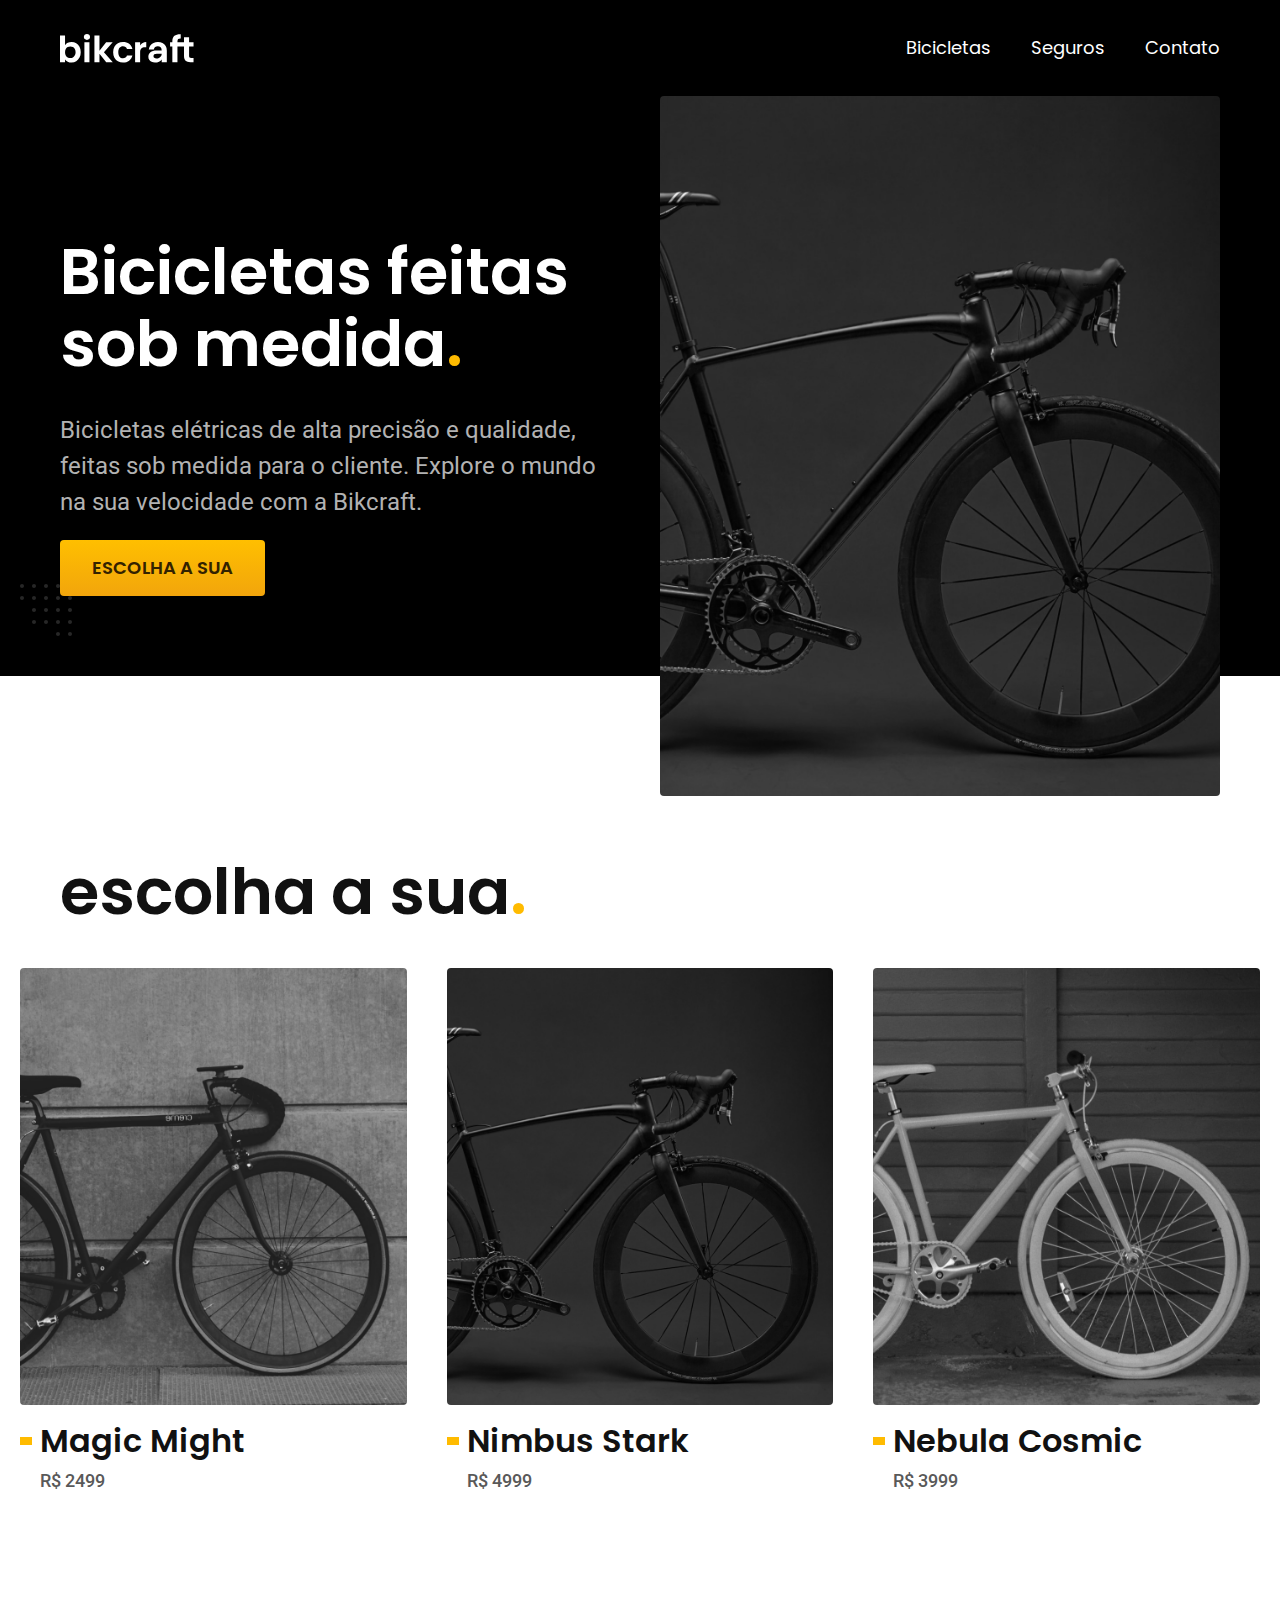
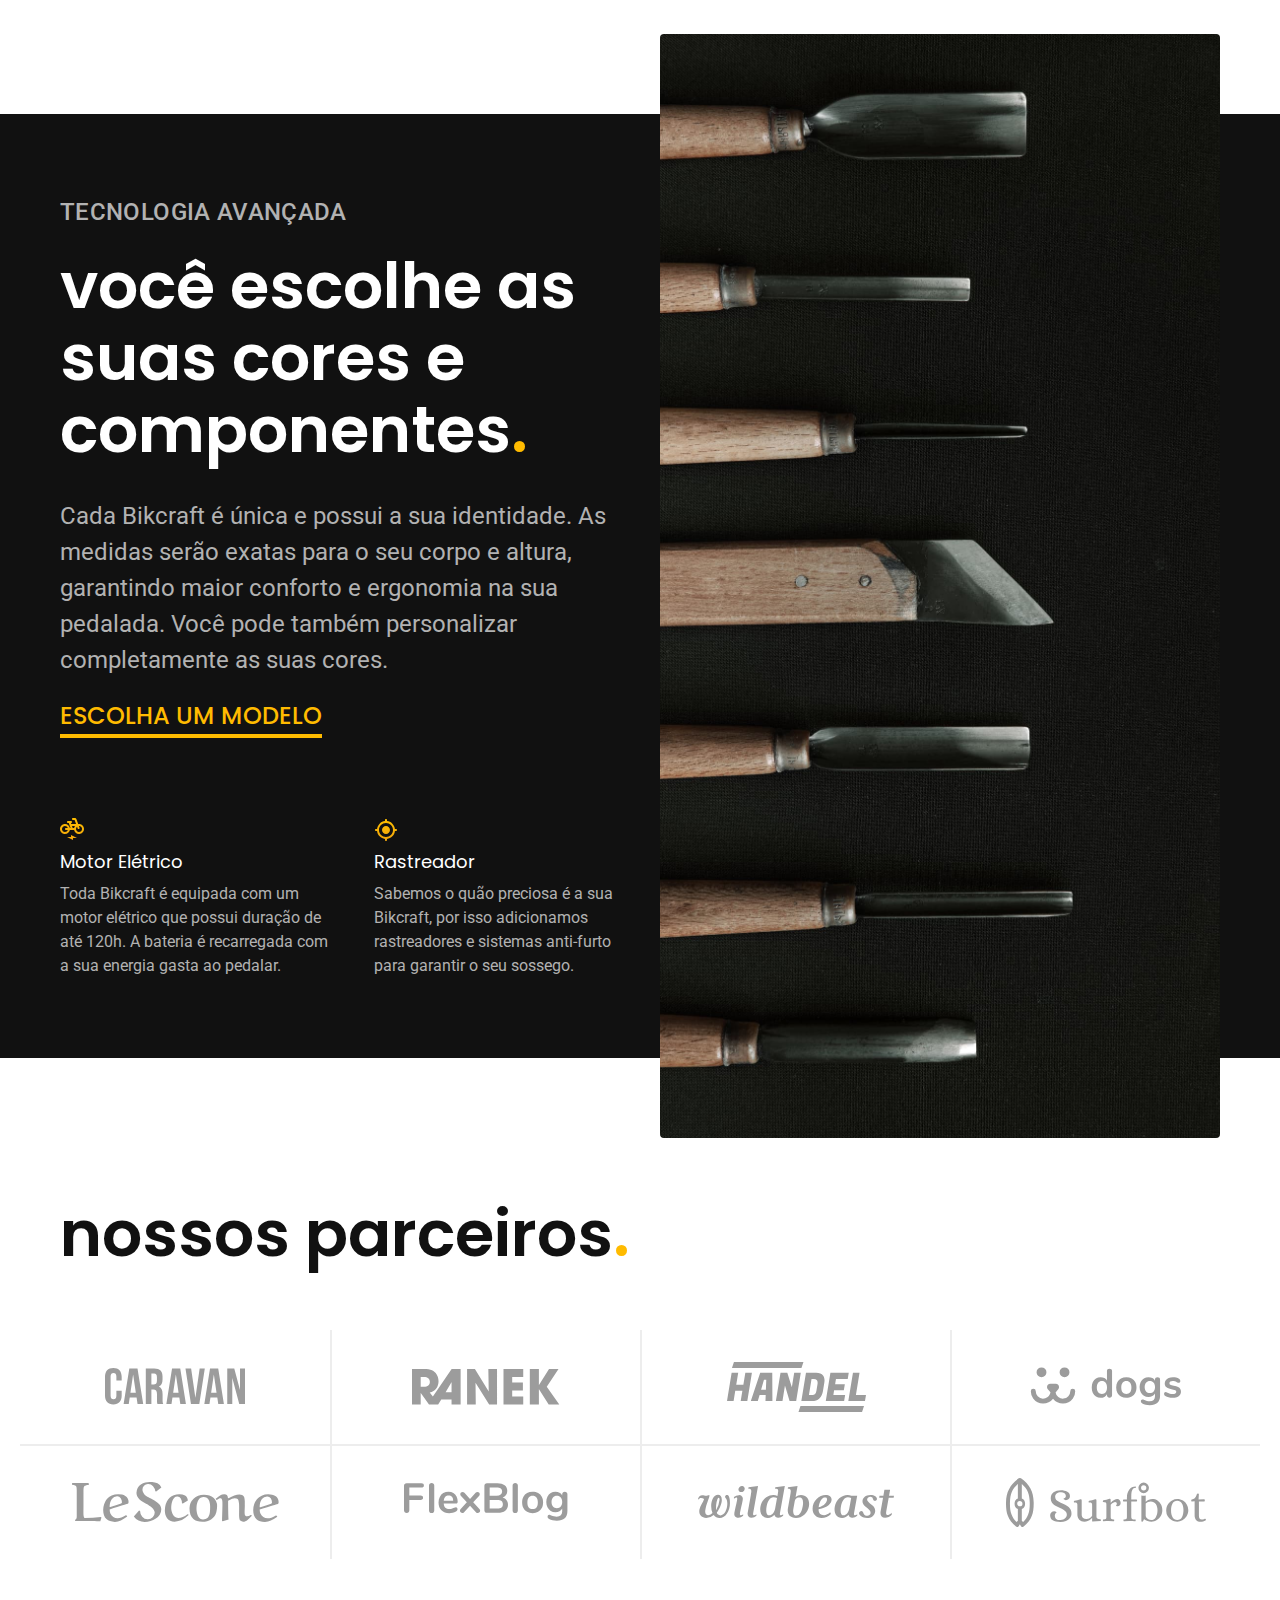
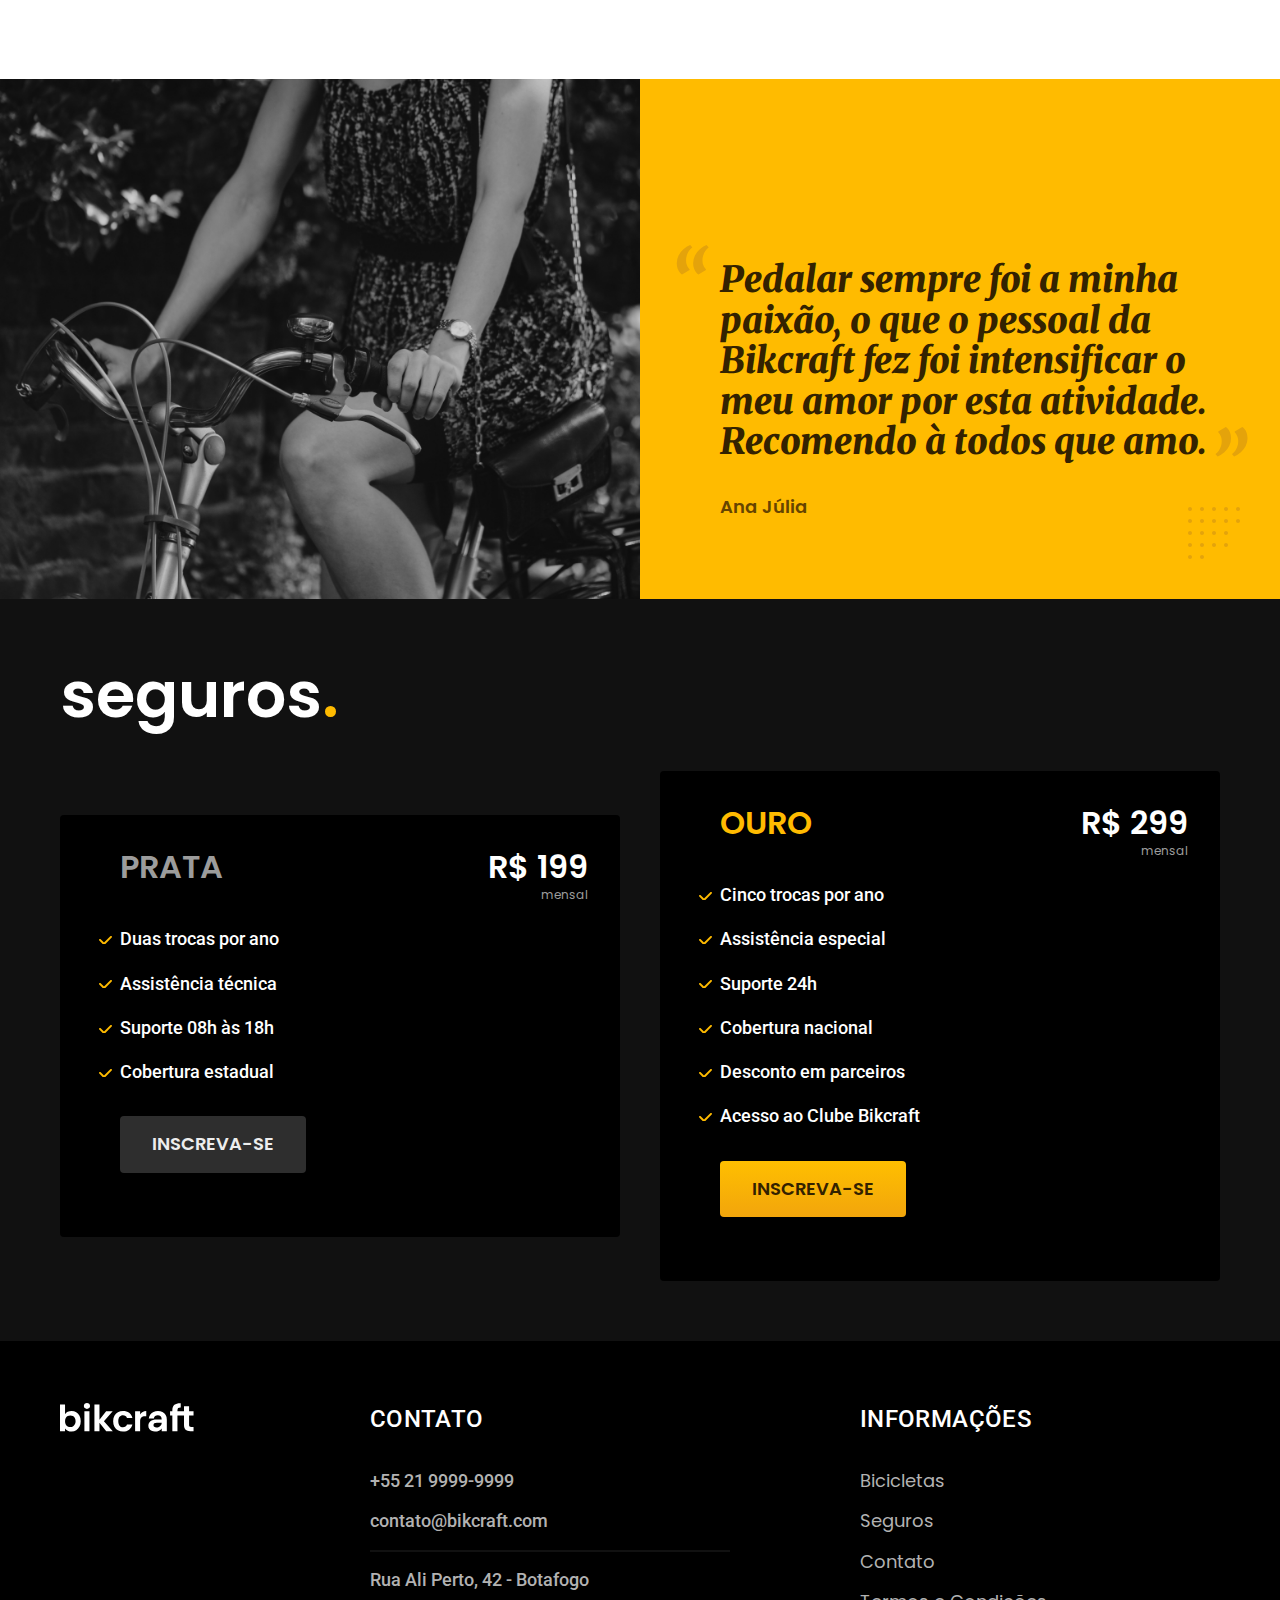
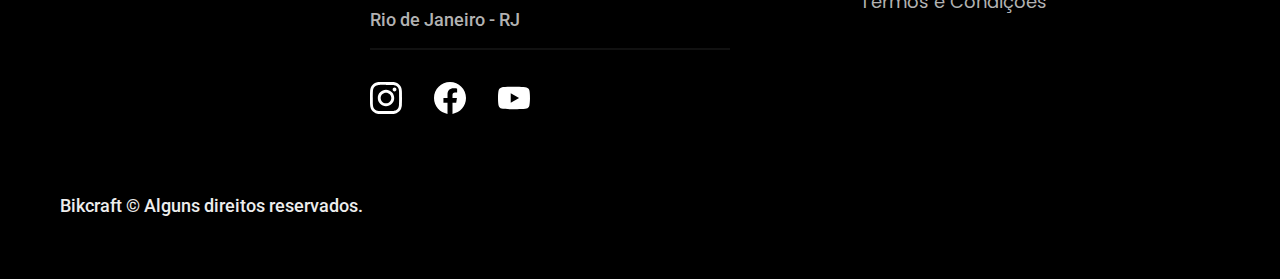
<file: index.html>
<!DOCTYPE html>
<html lang="pt-br">

<head>
  <meta charset="UTF-8">
  <meta name="viewport" content="width=device-width, initial-scale=1.0">
  <title>Bikcraft - Bicicletas Elétricas</title>

  <meta name="description" content="Bicicletas elétricas de alta precisão e qualidade, feitas sob medida para o cliente. Explore o mundo na sua velocidade com a Bikcraft.">

  <link rel="icon" href="./favicon.svg" type="image/svg+xml">
  <link rel="preload" href="./css/style.min.css" as="style">
  <link rel="stylesheet" href="./css/style.min.css">

  <link rel="preconnect" href="https://fonts.googleapis.com">
  <link rel="preconnect" href="https://fonts.gstatic.com" crossorigin>
  <link
    href="https://fonts.googleapis.com/css2?family=Merriweather:ital,wght@1,900&family=Poppins:wght@400;600&family=Roboto:wght@400;500&display=swap"
    rel="stylesheet">

    <script>
      document.documentElement.classList.add('js');
    </script>
    <script>
      document.documentElement.classList.add('js');
    </script>
</head>

<body>
  <header class="header-bg">
    <div class="header container">
      <a href="./">
        <img src="./img/bikcraft.svg" width="136" height="32" alt="Bikcraft">
      </a>

      <nav aria-label="primaria">
        <ul class="header-menu font-1-m c-0">
          <li><a href="./bicicletas.html">Bicicletas</a></li>
          <li><a href="./seguros.html">Seguros</a></li>
          <li><a href="./contato.html">Contato</a></li>
        </ul>
      </nav>
    </div>
  </header>

  <main class="introducao-bg">
    <div class="introducao container">
      <div class="introducao-conteudo">
        <h1 class="font-1-xxl c-0 fadeInDown" data-anime="200">Bicicletas feitas sob medida<span>.</span></h1>
        <p class="font-2-l c-5 fadeInDown" data-anime="400">Bicicletas elétricas de alta precisão e qualidade, feitas sob medida para o cliente. Explore o mundo na sua velocidade com a Bikcraft.</p>
        <a class="botao fadeInDown" data-anime="600" href="./bicicletas.html">Escolha a sua</a>
      </div>
      <picture class="fadeInDown" data-anime="800">
        <source media="(max-width: 800px)" srcset="./img/fotos/bicicletas/nimbus.jpg">
        <img src="./img/fotos/introducao.jpg" width="1280" height="1600" alt="Bicicleta elétrica preta.">
      </picture>
    </div>
  </main>

  <article class="bicicletas-lista">
    <h2 class="container font-1-xxl">escolha a sua<span class="p-1">.</span></h2>
    <ul>
      <li>
        <a href="./bicicletas/magic.html">
          <img src="./img/fotos/bicicletas/magic-home.jpg" width="920" height="1040" alt="Bicicleta preta no modelo Magic Might">
          <h3 class="font-1-xl">Magic Might</h3>
          <span class="font-2-m c-8">R$ 2499</span>
        </a>
      </li>
      <li>
        <a href="./bicicletas/nimbus.html"><img src="./img/fotos/bicicletas/nimbus-home.jpg" width="920" height="1040"
            alt="Bicicleta preta no modelo Nimbus Stark">
          <h3 class="font-1-xl">Nimbus Stark</h3>
          <span class="font-2-m c-8">R$ 4999</span>
        </a>
      </li>
      <li>
        <a href="./bicicletas/nebula.html"><img src="./img/fotos/bicicletas/nebula-home.jpg" width="920" height="1040"
            alt="Bicicleta branca no modelo Nebula Cosmic">
          <h3 class="font-1-xl">Nebula Cosmic</h3>
          <span class="font-2-m c-8">R$ 3999</span>
        </a>
      </li>
    </ul>
  </article>

  <article class="tecnologia-bg">
    <div class="tecnologia container">
      <div class="tecnologia-conteudo">
        <span class="font-2-l-b c-5">Tecnologia Avançada</span>
        <h2 class="font-1-xxl c-0">você escolhe as suas cores e componentes<span class="p-1">.</span></h2>
        <p class="font-2-l c-5">Cada Bikcraft é única e possui a sua identidade. As medidas serão exatas para o seu
          corpo e altura, garantindo maior conforto e ergonomia na sua pedalada. Você pode também personalizar
          completamente as suas cores.</p>
        <a class="link" class="" href="./bicicletas.html">Escolha um modelo</a>
        <div class="tecnologia-vantagens">
          <div>
            <img src="./img/icones/eletrico.svg" width="24" height="24" alt="">
            <h3 class="font-1-m c-0">Motor Elétrico</h3>
            <p class="font-2-s c-5">Toda Bikcraft é equipada com um motor elétrico que possui duração de até 120h. A
              bateria é recarregada com a sua energia gasta ao pedalar.</p>
          </div>
          <div>
            <img src="./img/icones/rastreador.svg" width="24" height="24" alt="">
            <h3 class="font-1-m c-0">Rastreador</h3>
            <p class="font-2-s c-5">Sabemos o quão preciosa é a sua Bikcraft, por isso adicionamos rastreadores e
              sistemas anti-furto para garantir o seu sossego.</p>
          </div>
        </div>
      </div>
      <div class="tecnologia-imagem">
        <img src="./img/fotos/tecnologia.jpg" width="1200" height="1920"
          alt="Imagem decorativa, demonstrando as tecnologias utilizadas pela Bikcraft">
      </div>
    </div>
  </article>


  <section class="parceiros" aria-label="Nossos Parceiros">
    <h2 class="container font-1-xxl">nossos parceiros<span class="p-1">.</span></h2>

    <ul>
      <li><img src="./img/icones/parceiros/caravan.svg" width="140" height="38" alt="Logo caravan"></li>
      <li><img src="./img/icones/parceiros/ranek.svg" width="148" height="36" alt="Logo ranek"></li>
      <li><img src="./img/icones/parceiros/handel.svg" width="139" height="50" alt="Logo handel"></li>
      <li><img src="./img/icones/parceiros/dogs.svg" width="152" height="39" alt="Logo dogs"></li>
      <li><img src="./img/icones/parceiros/lescone.svg" width="208" height="41" alt="Logo lescone"></li>
      <li><img src="./img/icones/parceiros/flexblog.svg" width="164" height="38" alt="Logo flexblog"></li>
      <li><img src="./img/icones/parceiros/wildbeast.svg" width="196" height="34" alt="Logo wildbeast"></li>
      <li><img src="./img/icones/parceiros/surfbot.svg" width="200" height="49" alt="Logo surfbot"></li>
    </ul>
  </section>

  <section class="depoimento" aria-label="Depoimento">
    <div>
      <img src="./img/fotos/depoimento.jpg" width="1560" height="1360" alt="Pessoa pedalando uma bicicleta Bikcraft">
    </div>
    <div class="depoimento-conteudo">
      <blockquote class="font-blockquote p-5">
        <p>Pedalar sempre foi a minha paixão, o que o pessoal da Bikcraft fez foi intensificar o meu amor por esta
          atividade. Recomendo à todos que amo.</p>
      </blockquote>
      <span class="font-1-m-b p-4">Ana Júlia</span>
    </div>
  </section>

  <article class="seguros-bg">
    <div class="seguros container">
      <h2 class="font-1-xxl c-0">seguros<span class="p-1">.</span></h2>
      <div class="seguros-item">
        <h3 class="font-1-xl c-6">PRATA</h3>
        <span class="font-1-xl c-0">R$ 199 <span class="font-1-xs c-6">mensal</span></span>
        <ul class="font-2-m c-0">
          <li>Duas trocas por ano</li>
          <li>Assistência técnica</li>
          <li>Suporte 08h às 18h</li>
          <li>Cobertura estadual</li>
        </ul>
        <a class="botao secundario" href="./orcamento.html">Inscreva-se</a>
      </div>
      <div class="seguros-item">
        <h3 class="font-1-xl p-1">OURO</h3>
        <span class="font-1-xl c-0">R$ 299 <span class="font-1-xs c-6">mensal</span></span>
        <ul class="font-2-m c-0">
          <li>Cinco trocas por ano</li>
          <li>Assistência especial</li>
          <li>Suporte 24h</li>
          <li>Cobertura nacional</li>
          <li>Desconto em parceiros</li>
          <li>Acesso ao Clube Bikcraft</li>
        </ul>
        <a class="botao" href="./orcamento.html">Inscreva-se</a>
      </div>

    </div>
  </article>


  <footer class="footer-bg">
    <div class="footer container">
      <img src="./img/bikcraft.svg" width="136" height="32" alt="Bikcraft logo">
      <div class="footer-contato">
        <h3 class="font-2-l-b c-0">Contato</h3>
        <ul class="font-2-m c-5">
          <li><a href="tel:+552199999999">+55 21 9999-9999</a></li>
          <li><a href="mailto:contato@bikcraft.com">contato@bikcraft.com</a></li>
          <li>Rua Ali Perto, 42 - Botafogo</li>
          <li>Rio de Janeiro - RJ</li>
        </ul>
        <div class="footer-redes">
          <a href="./">
            <img src="./img/icones/redes-sociais/instagram.svg" width="32" height="32" alt="Instragram logo">
          </a>
          <a href="./">
            <img src="./img/icones/redes-sociais/facebook.svg" width="32" height="32" alt="Facebook logo">
          </a>
          <a href="./">
            <img src="./img/icones/redes-sociais/youtube.svg"  width="32" height="32" alt="Youtube logo">
          </a>
        </div>
      </div>
      <div class="footer-informacoes">
        <h3 class="font-2-l-b c-0">Informações</h3>
        <nav>
          <ul class="font-1-m c-5">
            <li><a href="./bicicletas.html">Bicicletas</a></li>
            <li><a href="./seguros.html">Seguros</a></li>
            <li><a href="./contato.html">Contato</a></li>
            <li><a href="./termos.html">Termos e Condições</a></li>
          </ul>
        </nav>
      </div>
      <p class="footer-copy font-2-m c-2">Bikcraft © Alguns direitos reservados.</p>
    </div>
  </footer>
  <script src="./js/plugins/simple-anime.js"></script>
  <script src="./js/script.js"></script>
</body>

</html>
</file>
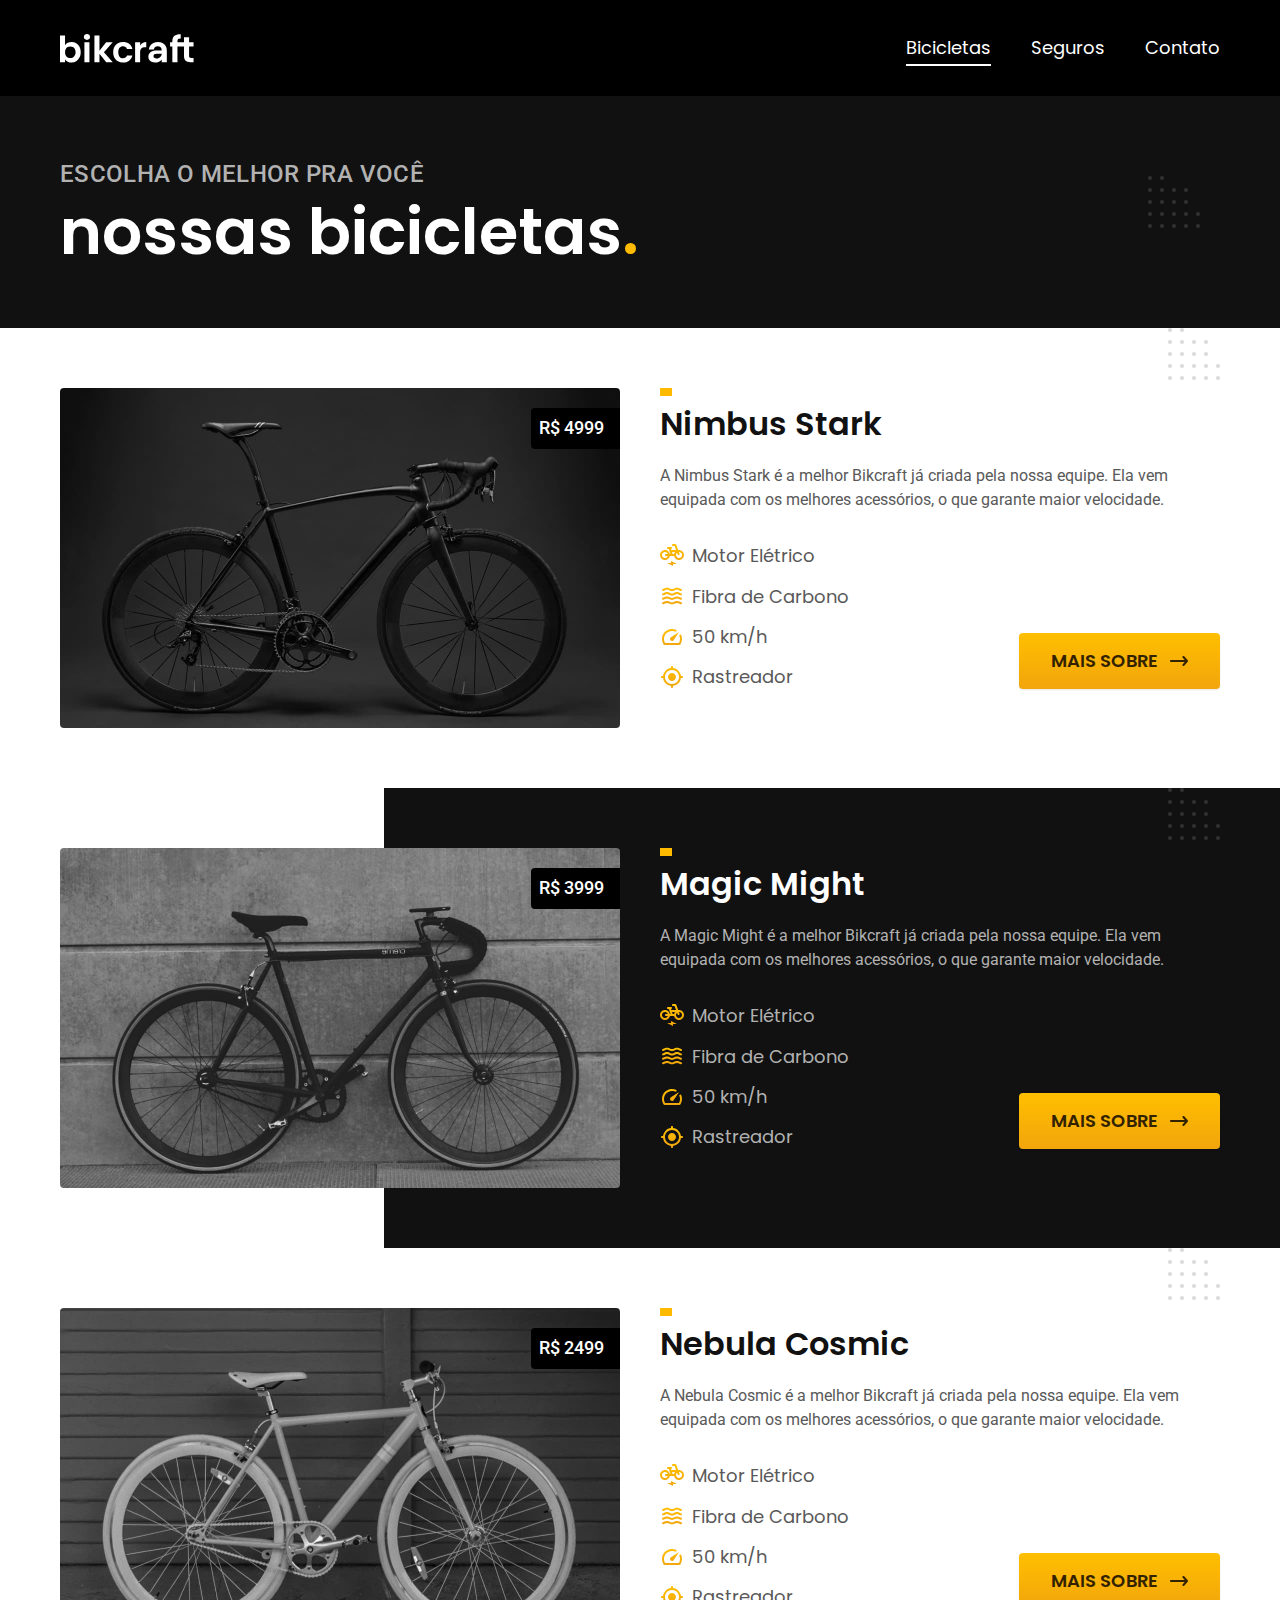
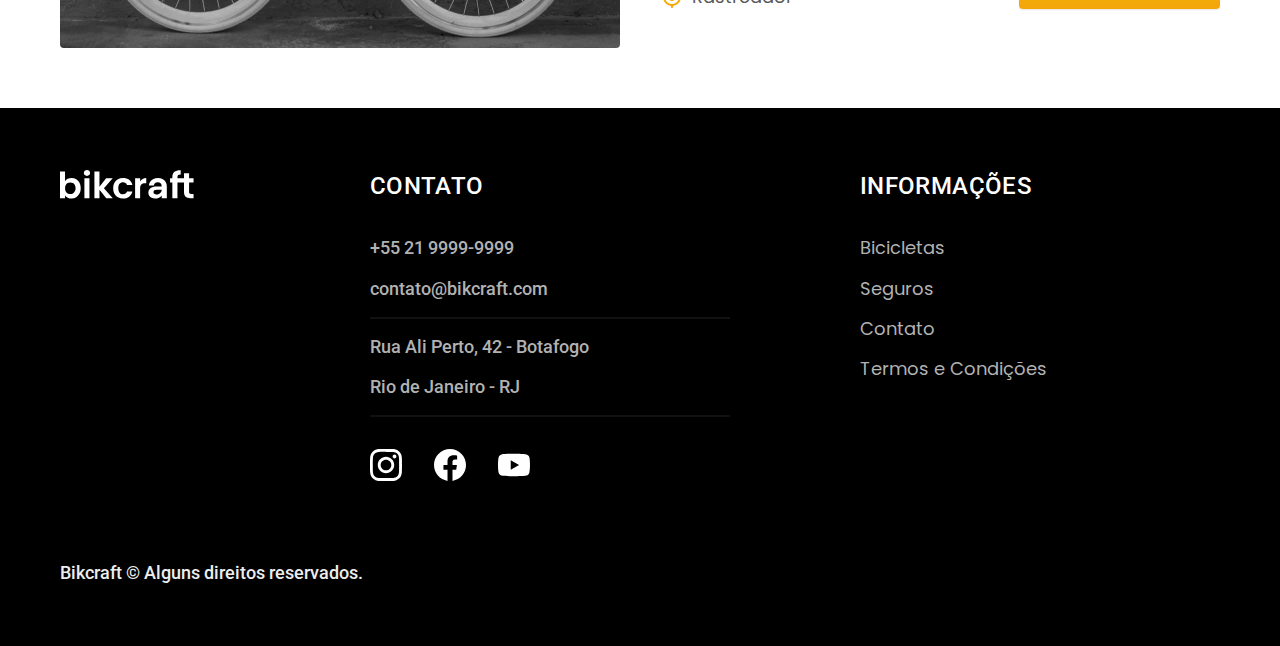
<file: bicicletas.html>
<!DOCTYPE html>
<html lang="pt-br">

<head>
  <meta charset="UTF-8">
  <meta name="viewport" content="width=device-width, initial-scale=1.0">
  <title>Bicicletas | Bikcraft</title>
  <meta name="description" content="Bicicletas Bikcraft">
      <link rel="icon" href="./favicon.svg" type="image/svg+xml">
  <link rel="preload" href="./css/style.min.css" as="style">
  <link rel="stylesheet" href="./css/style.min.css">
  <link rel="preconnect" href="https://fonts.googleapis.com">
  <link rel="preconnect" href="https://fonts.gstatic.com" crossorigin>
  <link
    href="https://fonts.googleapis.com/css2?family=Merriweather:ital,wght@1,900&family=Poppins:wght@400;600&family=Roboto:wght@400;500&display=swap"
    rel="stylesheet">
    <script>
      document.documentElement.classList.add('js');
    </script>
</head>


<body id="bicicletas">
  <header class="header-bg">
    <div class="header container">
      <a href="./">
        <img src="./img/bikcraft.svg" width="136" height="32" alt="Bikcraft">
      </a>

      <nav aria-label="primaria">
        <ul class="header-menu font-1-m c-0">
          <li><a href="./bicicletas.html">Bicicletas</a></li>
          <li><a href="./seguros.html">Seguros</a></li>
          <li><a href="./contato.html">Contato</a></li>
        </ul>
      </nav>
    </div>
  </header>

  <main>
    <div class="titulo-bg">
      <div class="titulo container">
        <p class="font-2-l-b c-5">Escolha o melhor pra você</p>
        <h1 class="font-1-xxl c-0">nossas bicicletas<span class="p-1">.</span></h1>
      </div>
    </div>

    <div class="bicicletas container">
      <div class="bicicletas-imagem">
        <img src="./img/fotos/bicicletas/nimbus.jpg" width="1120" height="680" alt="">
        <span class="font-2-m c-0">R$ 4999</span>
      </div>
      <div class="bicicletas-conteudo">
        <h2 class="font-1-xl">Nimbus Stark</h2>
        <p class="font-2-s c-8">A Nimbus Stark é a melhor Bikcraft já criada pela nossa equipe. Ela vem equipada com
          os melhores acessórios, o que garante maior velocidade.</p>
        <ul class="font-1-m c-8">
          <li><img src="./img/icones/eletrico.svg" width="32" height="32" alt="">
            Motor Elétrico
          </li>
          <li><img src="./img/icones/carbono.svg" width="32" height="32" alt="">
            Fibra de Carbono
          </li>
          <li><img src="./img/icones/velocidade.svg" width="32" height="32" alt="">
            50 km/h
          </li>
          <li><img src="./img/icones/rastreador.svg" width="32" height="32" alt="">
            Rastreador
          </li>
        </ul>
        <a class="botao seta" href="./bicicletas/nimbus.html">Mais Sobre</a>
      </div>
    </div>
    <div class="bicicletas-bg">
      <div class="bicicletas container">
        <div class="bicicletas-imagem">
          <img src="./img/fotos/bicicletas/magic.jpg" width="1120" height="680" alt="">
          <span class="font-2-m c-0">R$ 3999</span>
        </div>
        <div class="bicicletas-conteudo">
          <h2 class="font-1-xl c-0">Magic Might</h2>
          <p class="font-2-s c-5">A Magic Might é a melhor Bikcraft já criada pela nossa equipe. Ela vem equipada com os
            melhores acessórios, o que garante maior velocidade.</p>
          <ul class="font-1-m c-5">
            <li><img src="./img/icones/eletrico.svg" width="32" height="32" alt="">
              Motor Elétrico
            </li>
            <li><img src="./img/icones/carbono.svg" width="32" height="32" alt="">
              Fibra de Carbono
            </li>
            <li><img src="./img/icones/velocidade.svg" width="32" height="32" alt="">
              50 km/h
            </li>
            <li><img src="./img/icones/rastreador.svg" width="32" height="32" alt="">
              Rastreador
            </li>
          </ul>
          <a class="botao seta" href="./bicicletas/magic.html">Mais Sobre</a>
        </div>
      </div>
    </div>
    <div class="bicicletas container">
      <div class="bicicletas-imagem">
        <img src="./img/fotos/bicicletas/nebula.jpg" width="1120" height="680" alt="">
        <span class="font-2-m c-0">R$ 2499</span>
      </div>
      <div class="bicicletas-conteudo">
        <h2 class="font-1-xl">Nebula Cosmic</h2>
        <p class="font-2-s c-8">A Nebula Cosmic é a melhor Bikcraft já criada pela nossa equipe. Ela vem equipada com os
          melhores acessórios, o que garante maior velocidade.</p>
        <ul class="font-1-m c-8">
          <li><img src="./img/icones/eletrico.svg" width="32" height="32" alt="">
            Motor Elétrico
          </li>
          <li><img src="./img/icones/carbono.svg" width="32" height="32" alt="">
            Fibra de Carbono
          </li>
          <li><img src="./img/icones/velocidade.svg" width="32" height="32" alt="">
            50 km/h
          </li>
          <li><img src="./img/icones/rastreador.svg" width="32" height="32" alt="">
            Rastreador
          </li>
        </ul>
        <a class="botao seta" href="./bicicletas/nebula.html">Mais Sobre</a>
      </div>
    </div>

  </main>

  <footer class="footer-bg">
    <div class="footer container">
      <img src="./img/bikcraft.svg" width="136" height="32" alt="Bikcraft logo">
      <div class="footer-contato">
        <h3 class="font-2-l-b c-0">Contato</h3>
        <ul class="font-2-m c-5">
          <li><a href="tel:+552199999999">+55 21 9999-9999</a></li>
          <li><a href="mailto:contato@bikcraft.com">contato@bikcraft.com</a></li>
          <li>Rua Ali Perto, 42 - Botafogo</li>
          <li>Rio de Janeiro - RJ</li>
        </ul>
        <div class="footer-redes">
          <a href="./">
            <img src="./img/icones/redes-sociais/instagram.svg" width="32" height="32" alt="Instragram logo">
          </a>
          <a href="./">
            <img src="./img/icones/redes-sociais/facebook.svg" width="32" height="32" alt="Facebook logo">
          </a>
          <a href="./">
            <img src="./img/icones/redes-sociais/youtube.svg" width="32" height="32" alt="Youtube logo">
          </a>
        </div>
      </div>
      <div class="footer-informacoes">
        <h3 class="font-2-l-b c-0">Informações</h3>
        <nav>
          <ul class="font-1-m c-5">
            <li><a href="./bicicletas.html">Bicicletas</a></li>
            <li><a href="./seguros.html">Seguros</a></li>
            <li><a href="./contato.html">Contato</a></li>
            <li><a href="./termos.html">Termos e Condições</a></li>
          </ul>
        </nav>
      </div>
      <p class="footer-copy font-2-m c-2">Bikcraft © Alguns direitos reservados.</p>
    </div>
  </footer>
  <script src="./js/script.js"></script>
</body>

</html>
</file>
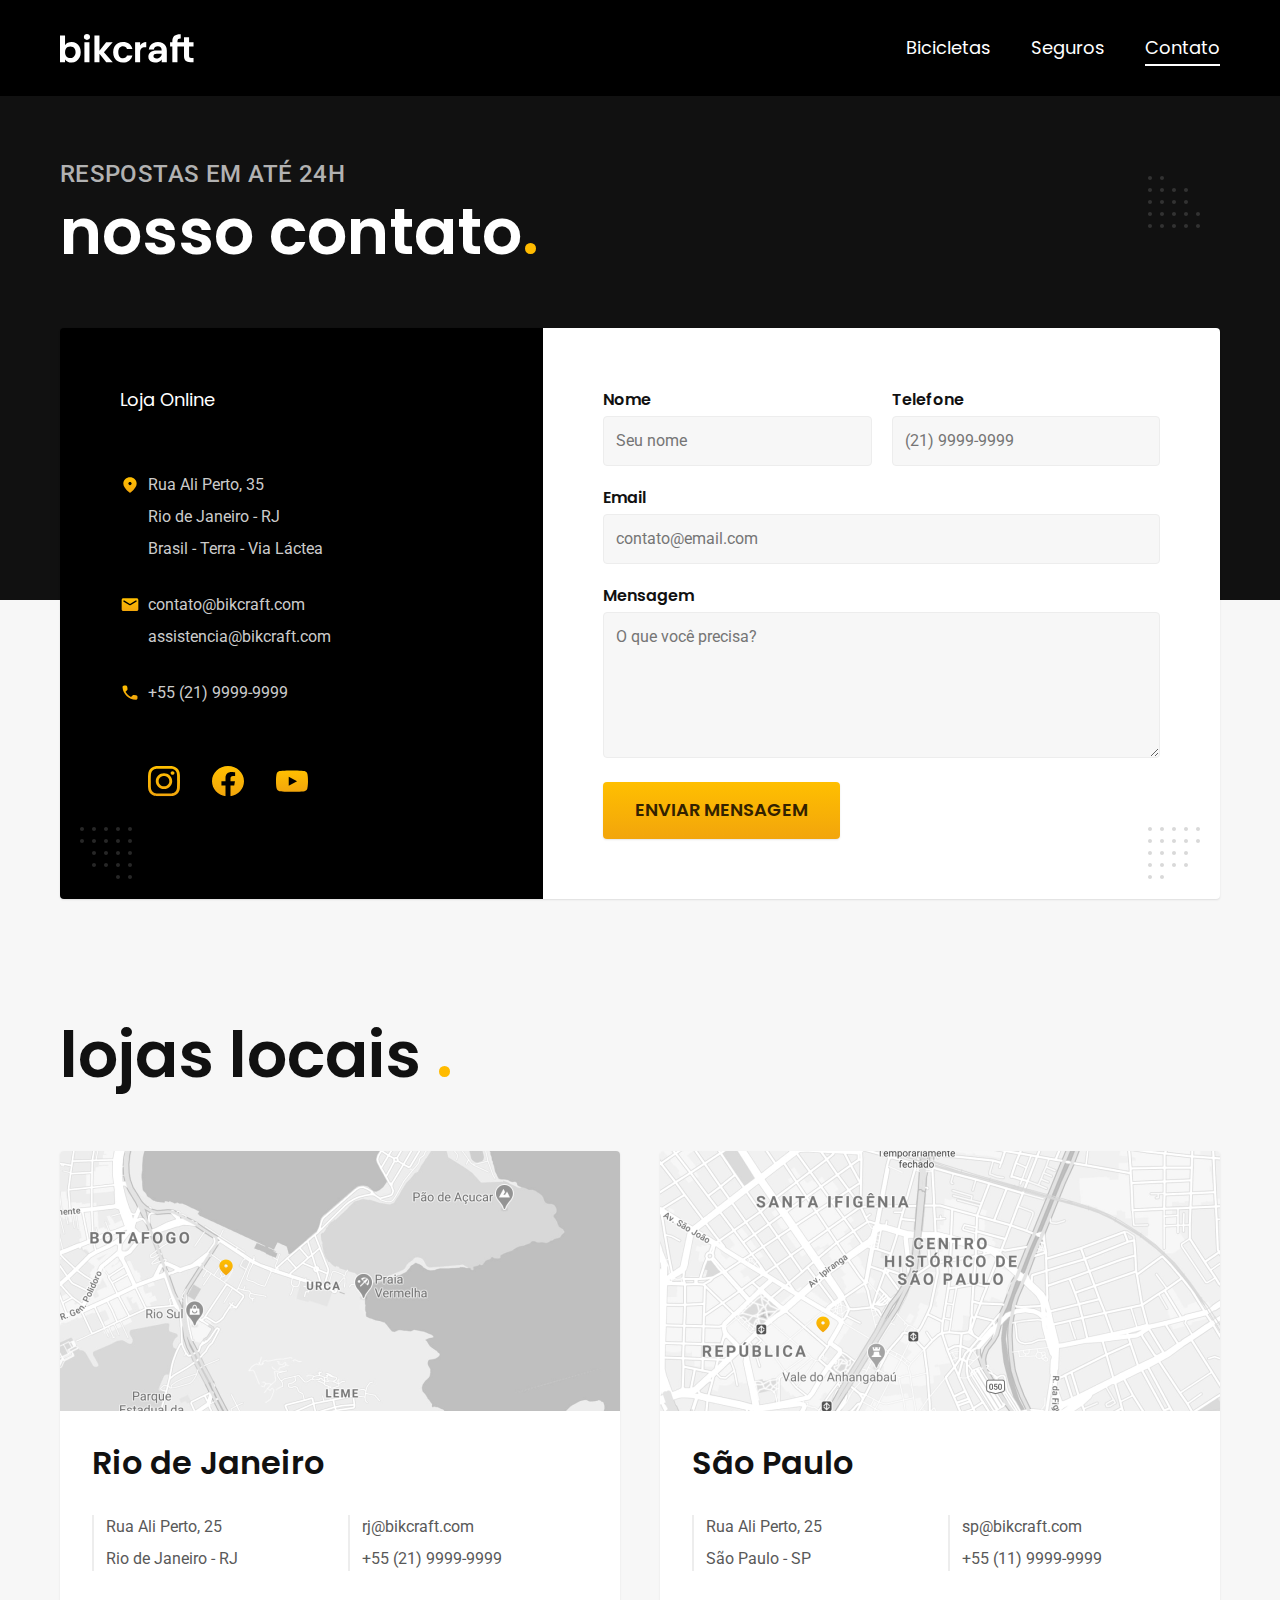
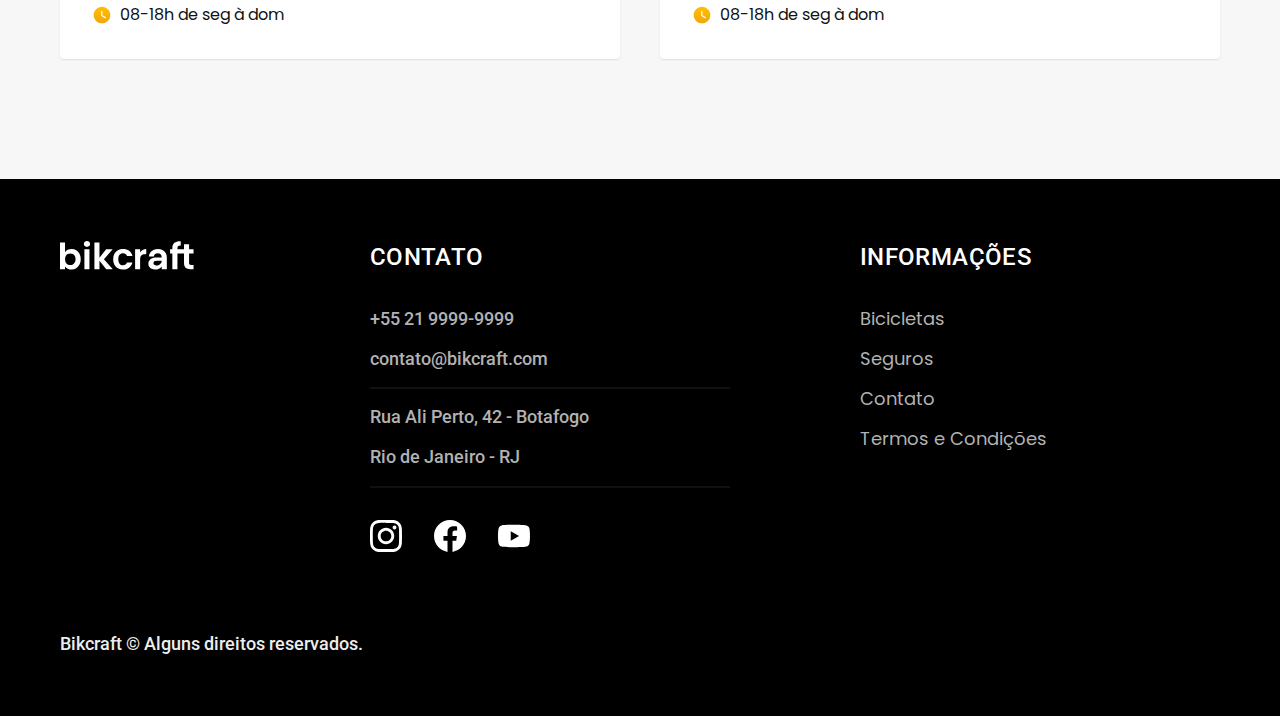
<file: contato.html>
<!DOCTYPE html>
<html lang="pt-br">

<head>
  <meta charset="UTF-8">
  <meta name="viewport" content="width=device-width, initial-scale=1.0">
  <title>Contato | Bikcraft</title>
  <meta name="description" content="Contato">
      <link rel="icon" href="./favicon.svg" type="image/svg+xml">
  <link rel="preload" href="./css/style.min.css" as="style">
  <link rel="stylesheet" href="./css/style.min.css">
  <link rel="preconnect" href="https://fonts.googleapis.com">
  <link rel="preconnect" href="https://fonts.gstatic.com" crossorigin>
  <link
    href="https://fonts.googleapis.com/css2?family=Merriweather:ital,wght@1,900&family=Poppins:wght@400;600&family=Roboto:wght@400;500&display=swap"
    rel="stylesheet">
    <script>
      document.documentElement.classList.add('js');
    </script>
</head>


<body id="contato">
  <header class="header-bg">
    <div class="header container">
      <a href="./">
        <img src="./img/bikcraft.svg" width="136" height="32" alt="Bikcraft">
      </a>

      <nav aria-label="primaria">
        <ul class="header-menu font-1-m c-0">
          <li><a href="./bicicletas.html">Bicicletas</a></li>
          <li><a href="./seguros.html">Seguros</a></li>
          <li><a href="./contato.html">Contato</a></li>
        </ul>
      </nav>
    </div>
  </header>

  <main>
    <div class="titulo-bg">
      <div class="titulo container">
        <p class="font-2-l-b c-5">Respostas em até 24h</p>
        <h1 class="font-1-xxl c-0">nosso contato<span class="p-1">.</span></h1>
      </div>
    </div>

    <div class="contato container">
      <section class="contato-dados" aria-label="Endereço">
        <h2 class="font-1-m c-0">Loja Online</h2>
        <div class="contato-endereco font-2-s c-4">
          <p>Rua Ali Perto, 35</p>
          <p>Rio de Janeiro - RJ</p>
          <p>Brasil - Terra - Via Láctea</p>
        </div>
        <address class="contato-meios font-2-s c-4">
          <a href="mailto:contato@bikcraft.com">contato@bikcraft.com</a>
          <a href="mailto:assistencia@bikcraft.com">assistencia@bikcraft.com</a>
          <a href="tel:+552199999999">+55 (21) 9999-9999</a>
        </address>
        <div class="contato-redes">
          <a href="./">
            <img src="./img/icones/redes-sociais/instagram-gradient.svg" width="32" height="32" alt="Instragram logo">
          </a>
          <a href="./">
            <img src="./img/icones/redes-sociais/facebook-gradient.svg" width="32" height="32" alt="Facebook logo">
          </a>
          <a href="./">
            <img src="./img/icones/redes-sociais/youtube-gradient.svg" width="32" height="32" alt="Youtube logo">
          </a>
        </div>
      </section>
      <section class="contato-formulario" aria-label="Formulário">
        <form class="form" action="./contato.html">
          <div>
            <label for="nome">Nome</label>
            <input type="text" id="nome" name="nome" placeholder="Seu nome">
          </div>
          <div>
            <label for="telefone">Telefone</label>
            <input type="text" id="telefone" name="telefone" placeholder="(21) 9999-9999">
          </div>
          <div class="col-2">
            <label for="email">Email</label>
            <input type="email" id="email" name="email" placeholder="contato@email.com">
          </div>
          <div class="col-2">
            <label for="mensagem">Mensagem</label>
            <textarea rows="5" id="mensagem" name="mensagem" placeholder="O que você precisa?"></textarea>
          </div>
          <button class="botao col-2">Enviar Mensagem</button>
        </form>
      </section>
    </div>

    <article class="lojas container">
      <h2 class="font-1-xxl">lojas locais <span class="p-1">.</span></h2>
      <div class="lojas-item">
        <img src="./img/fotos/rj.jpg" width="1120" height="520" alt="Mapa marcando o endereço em Rua Ali Perto, 25 - Rio de Janeiro - RJ">
        <div class="lojas-conteudo">
          <h3 class="font-1-xl">Rio de Janeiro</h3>
          <div class="lojas-dados font-2-s c-8">
            <p>Rua Ali Perto, 25</p>
            <p>Rio de Janeiro - RJ</p>
          </div>
          <div class="lojas-dados font-2-s c-8">
            <a href="mailto:rj@bikcraft.com">rj@bikcraft.com</a>
            <a href="tel:+552199999999">+55 (21) 9999-9999</a>
          </div>
          <p class="lojas-tempo font-1-s"><img src="./img/icones/horario.svg" width="20" height="20" alt="">08-18h de seg à dom</p>
        </div>
      </div>
      <div class="lojas-item">
        <img src="./img/fotos/sp.jpg" width="1120" height="520" alt="Mapa marcando o endereço em Rua Ali Perto, 25 - São Paulo - SP">
        <div class="lojas-conteudo">
          <h3 class="font-1-xl">São Paulo</h3>
          <div class="lojas-dados font-2-s c-8">
            <p>Rua Ali Perto, 25</p>
            <p>São Paulo - SP</p>
          </div>
          <div class="lojas-dados font-2-s c-8">
            <a href="mailto:sp@bikcraft.com">sp@bikcraft.com</a>
            <a href="tel:+551199999999">+55 (11) 9999-9999</a>
          </div>
          <p class="lojas-tempo font-1-s"><img src="./img/icones/horario.svg" width="20" height="20" alt="">08-18h de seg à dom</p>
        </div>
      </div>
    </article>

  </main>

  <footer class="footer-bg">
    <div class="footer container">
      <img src="./img/bikcraft.svg" width="136" height="32" alt="Bikcraft logo">
      <div class="footer-contato">
        <h3 class="font-2-l-b c-0">Contato</h3>
        <ul class="font-2-m c-5">
          <li><a href="tel:+552199999999">+55 21 9999-9999</a></li>
          <li><a href="mailto:contato@bikcraft.com">contato@bikcraft.com</a></li>
          <li>Rua Ali Perto, 42 - Botafogo</li>
          <li>Rio de Janeiro - RJ</li>
        </ul>
        <div class="footer-redes">
          <a href="./">
            <img src="./img/icones/redes-sociais/instagram.svg" width="32" height="32" alt="Instragram logo">
          </a>
          <a href="./">
            <img src="./img/icones/redes-sociais/facebook.svg" width="32" height="32" alt="Facebook logo">
          </a>
          <a href="./">
            <img src="./img/icones/redes-sociais/youtube.svg" width="32" height="32" alt="Youtube logo">
          </a>
        </div>
      </div>
      <div class="footer-informacoes">
        <h3 class="font-2-l-b c-0">Informações</h3>
        <nav>
          <ul class="font-1-m c-5">
            <li><a href="./bicicletas.html">Bicicletas</a></li>
            <li><a href="./seguros.html">Seguros</a></li>
            <li><a href="./contato.html">Contato</a></li>
            <li><a href="./termos.html">Termos e Condições</a></li>
          </ul>
        </nav>
      </div>
      <p class="footer-copy font-2-m c-2">Bikcraft © Alguns direitos reservados.</p>
    </div>
  </footer>
  <script src="./js/script.js"></script>
</body>

</html>
</file>
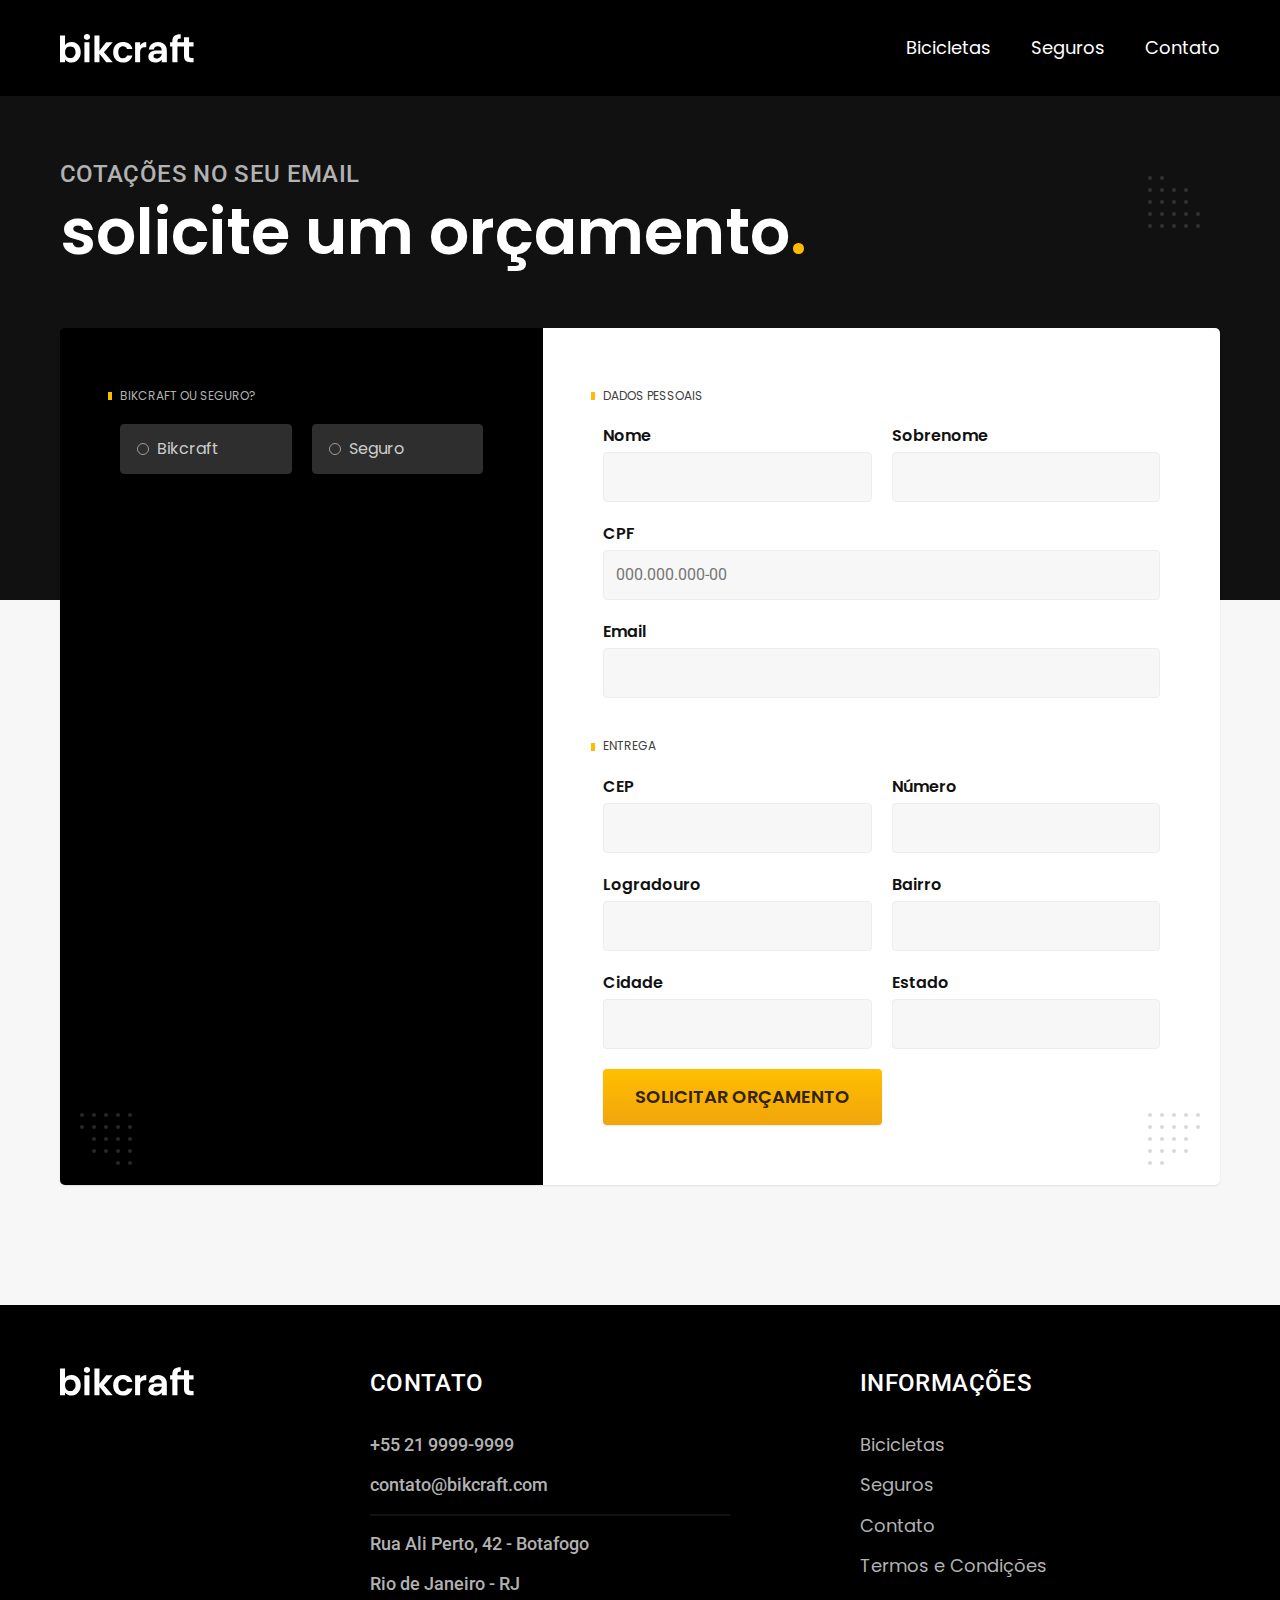
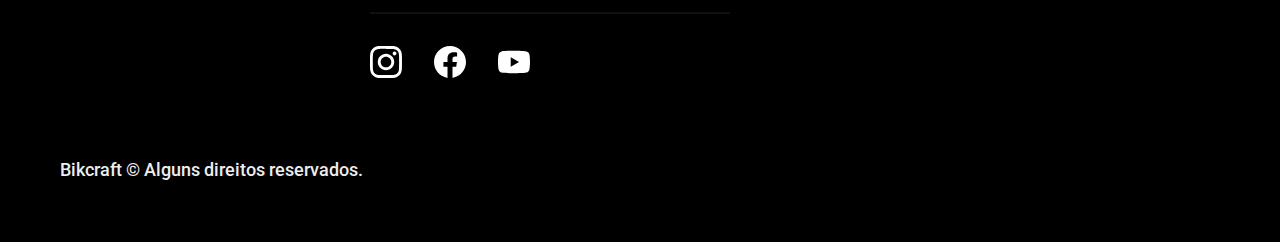
<file: orcamento.html>
<!DOCTYPE html>
<html lang="pt-br">

<head>
  <meta charset="UTF-8">
  <meta name="viewport" content="width=device-width, initial-scale=1.0">
  <title>Orçamento | Bikcraft</title>
  <meta name="description" content="Orçamento.">
      <link rel="icon" href="./favicon.svg" type="image/svg+xml">
  <link rel="preload" href="./css/style.min.css" as="style">
  <link rel="stylesheet" href="./css/style.min.css">
  <link rel="preconnect" href="https://fonts.googleapis.com">
  <link rel="preconnect" href="https://fonts.gstatic.com" crossorigin>
  <link
    href="https://fonts.googleapis.com/css2?family=Merriweather:ital,wght@1,900&family=Poppins:wght@400;600&family=Roboto:wght@400;500&display=swap"
    rel="stylesheet">
    <script>
      document.documentElement.classList.add('js');
    </script>
</head>


<body id="orcamento">
  <header class="header-bg">
    <div class="header container">
      <a href="./">
        <img src="./img/bikcraft.svg" width="136" height="32" alt="Bikcraft">
      </a>

      <nav aria-label="primaria">
        <ul class="header-menu font-1-m c-0">
          <li><a href="./bicicletas.html">Bicicletas</a></li>
          <li><a href="./seguros.html">Seguros</a></li>
          <li><a href="./contato.html">Contato</a></li>
        </ul>
      </nav>
    </div>
  </header>

  <main>
    <div class="titulo-bg">
      <div class="titulo container">
        <p class="font-2-l-b c-5">Cotações no seu email</p>
        <h1 class="font-1-xxl c-0">solicite um orçamento<span class="p-1">.</span></h1>
      </div>
    </div>

    <form class="orcamento container" action="./orcamento.html">
      <div class="orcamento-produto">
        <h2 class="font-1-xs c-5">Bikcraft ou Seguro?</h2>

        <input type="radio" name="tipo" value="bikcraft" id="bikcraft">
        <label for="bikcraft">Bikcraft</label>

        <input type="radio" name="tipo" value="seguro" id="seguro">
        <label for="seguro">Seguro</label>

        <div class="orcamento-conteudo" id="orcamento-bikcraft">
          <h2 class="font-1-xs c-5">Escolha a sua</h2>

          <input type="radio" name="produto" value="nimbus" id="nimbus">
          <label for="nimbus">Nimbus Stark <span>R$ 4999</span></label>
          <div class="orcamento-detalhes">
            <ul class="font-1-xs c-8">
              <li><img src="./img/icones/eletrico.svg" width="32" height="32" alt=""> Motor Elétrico</li>
              <li><img src="./img/icones/carbono.svg" width="32" height="32" alt=""> Fibra de Carbono</li>
              <li><img src="./img/icones/velocidade.svg" width="32" height="32" alt=""> 50 km/h</li>
              <li><img src="./img/icones/rastreador.svg" width="32" height="32" alt=""> Rastreador</li>
            </ul>
            <img src="./img/fotos/bicicletas/nimbus.jpg" width="1120" height="680" alt="Bicicleta preta">
          </div>

          <input type="radio" name="produto" value="magic" id="magic">
          <label for="magic">Magic Might <span>R$ 2499</span></label>
          <div class="orcamento-detalhes">
            <ul class="font-1-xs c-8">
              <li><img src="./img/icones/eletrico.svg" width="32" height="32" alt=""> Motor Elétrico</li>
              <li><img src="./img/icones/carbono.svg" width="32" height="32" alt=""> Fibra de Carbono</li>
              <li><img src="./img/icones/velocidade.svg" width="32" height="32" alt=""> 40 km/h</li>
              <li><img src="./img/icones/rastreador.svg" width="32" height="32" alt=""> Rastreador</li>
            </ul>
            <img src="./img/fotos/bicicletas/magic.jpg" width="1120" height="680" alt="Bicicleta preta">
          </div>

          <input type="radio" name="produto" value="nebula" id="nebula">
          <label for="nebula">Nebula Cosmic <span>R$ 3999</span></label>
          <div class="orcamento-detalhes">
            <ul class="font-1-xs c-8">
              <li><img src="./img/icones/eletrico.svg" width="32" height="32" alt=""> Motor Elétrico</li>
              <li><img src="./img/icones/carbono.svg" width="32" height="32" alt=""> Fibra de Carbono</li>
              <li><img src="./img/icones/velocidade.svg" width="32" height="32" alt=""> 45 km/h</li>
              <li><img src="./img/icones/rastreador.svg" width="32" height="32" alt=""> Rastreador</li>
            </ul>
            <img src="/img/fotos/bicicletas/nebula.jpg" width="1120" height="680" alt="Bicicleta branca">
          </div>

        </div>

        <div class="orcamento-conteudo" id="orcamento-seguro">
          <h2 class="font-1-xs c-5">Escolha o plano</h2>

          <input type="radio" name="produto" value="prata" id="prata">
          <label for="prata">Prata <span>R$ 199</span></label>

          <input type="radio" name="produto" value="ouro" id="ouro">
          <label for="ouro">Ouro <span>R$ 299</span></label>
        </div>
      </div>
      <div class="orcamento-dados form">
        <h2 class="font-1-xs c-9 col-2">dados pessoais</h2>
        <div>
          <label for="nome">Nome</label>
          <input type="text" id="nome" name="nome">
        </div>
        <div>
          <label for="sobrenome">Sobrenome</label>
          <input type="text" id="sobrenome" name="sobrenome">
        </div>
        <div class="col-2">
          <label for="cpf">CPF</label>
          <input type="text" id="cpf" name="cpf" placeholder="000.000.000-00">
        </div>
        <div class="col-2">
          <label for="email">Email</label>
          <input type="email" id="email" name="email">
        </div>
        <h2 class="font-1-xs c-9 col-2">entrega</h2>
        <div>
          <label for="cep">CEP</label>
          <input type="text" id="cep" name="cep">
        </div>
        <div>
          <label for="numero">Número</label>
          <input type="text" id="numero" name="numero">
        </div>
        <div>
          <label for="logradouro">Logradouro</label>
          <input type="text" id="logradouro" name="logradouro">
        </div>
        <div>
          <label for="bairro">Bairro</label>
          <input type="text" id="bairro" name="bairro">
        </div>
        <div>
          <label for="cidade">Cidade</label>
          <input type="text" id="cidade" name="cidade">
        </div>
        <div>
          <label for="estado">Estado</label>
          <input type="text" id="estado" name="estado">
        </div>
        <button class="botao col-2">Solicitar Orçamento</button>
      </div>
    </form>
  </main>

  <footer class="footer-bg">
    <div class="footer container">
      <img src="./img/bikcraft.svg" width="136" height="32" alt="Bikcraft logo">
      <div class="footer-contato">
        <h3 class="font-2-l-b c-0">Contato</h3>
        <ul class="font-2-m c-5">
          <li><a href="tel:+552199999999">+55 21 9999-9999</a></li>
          <li><a href="mailto:contato@bikcraft.com">contato@bikcraft.com</a></li>
          <li>Rua Ali Perto, 42 - Botafogo</li>
          <li>Rio de Janeiro - RJ</li>
        </ul>
        <div class="footer-redes">
          <a href="./">
            <img src="./img/icones/redes-sociais/instagram.svg" width="32" height="32" alt="Instragram logo">
          </a>
          <a href="./">
            <img src="./img/icones/redes-sociais/facebook.svg" width="32" height="32" alt="Facebook logo">
          </a>
          <a href="./">
            <img src="./img/icones/redes-sociais/youtube.svg" width="32" height="32" alt="Youtube logo">
          </a>
        </div>
      </div>
      <div class="footer-informacoes">
        <h3 class="font-2-l-b c-0">Informações</h3>
        <nav>
          <ul class="font-1-m c-5">
            <li><a href="./bicicletas.html">Bicicletas</a></li>
            <li><a href="./seguros.html">Seguros</a></li>
            <li><a href="./contato.html">Contato</a></li>
            <li><a href="./termos.html">Termos e Condições</a></li>
          </ul>
        </nav>
      </div>
      <p class="footer-copy font-2-m c-2">Bikcraft © Alguns direitos reservados.</p>
    </div>
  </footer>
  <script src="./js/script.js"></script>
</body>

</html>
</file>
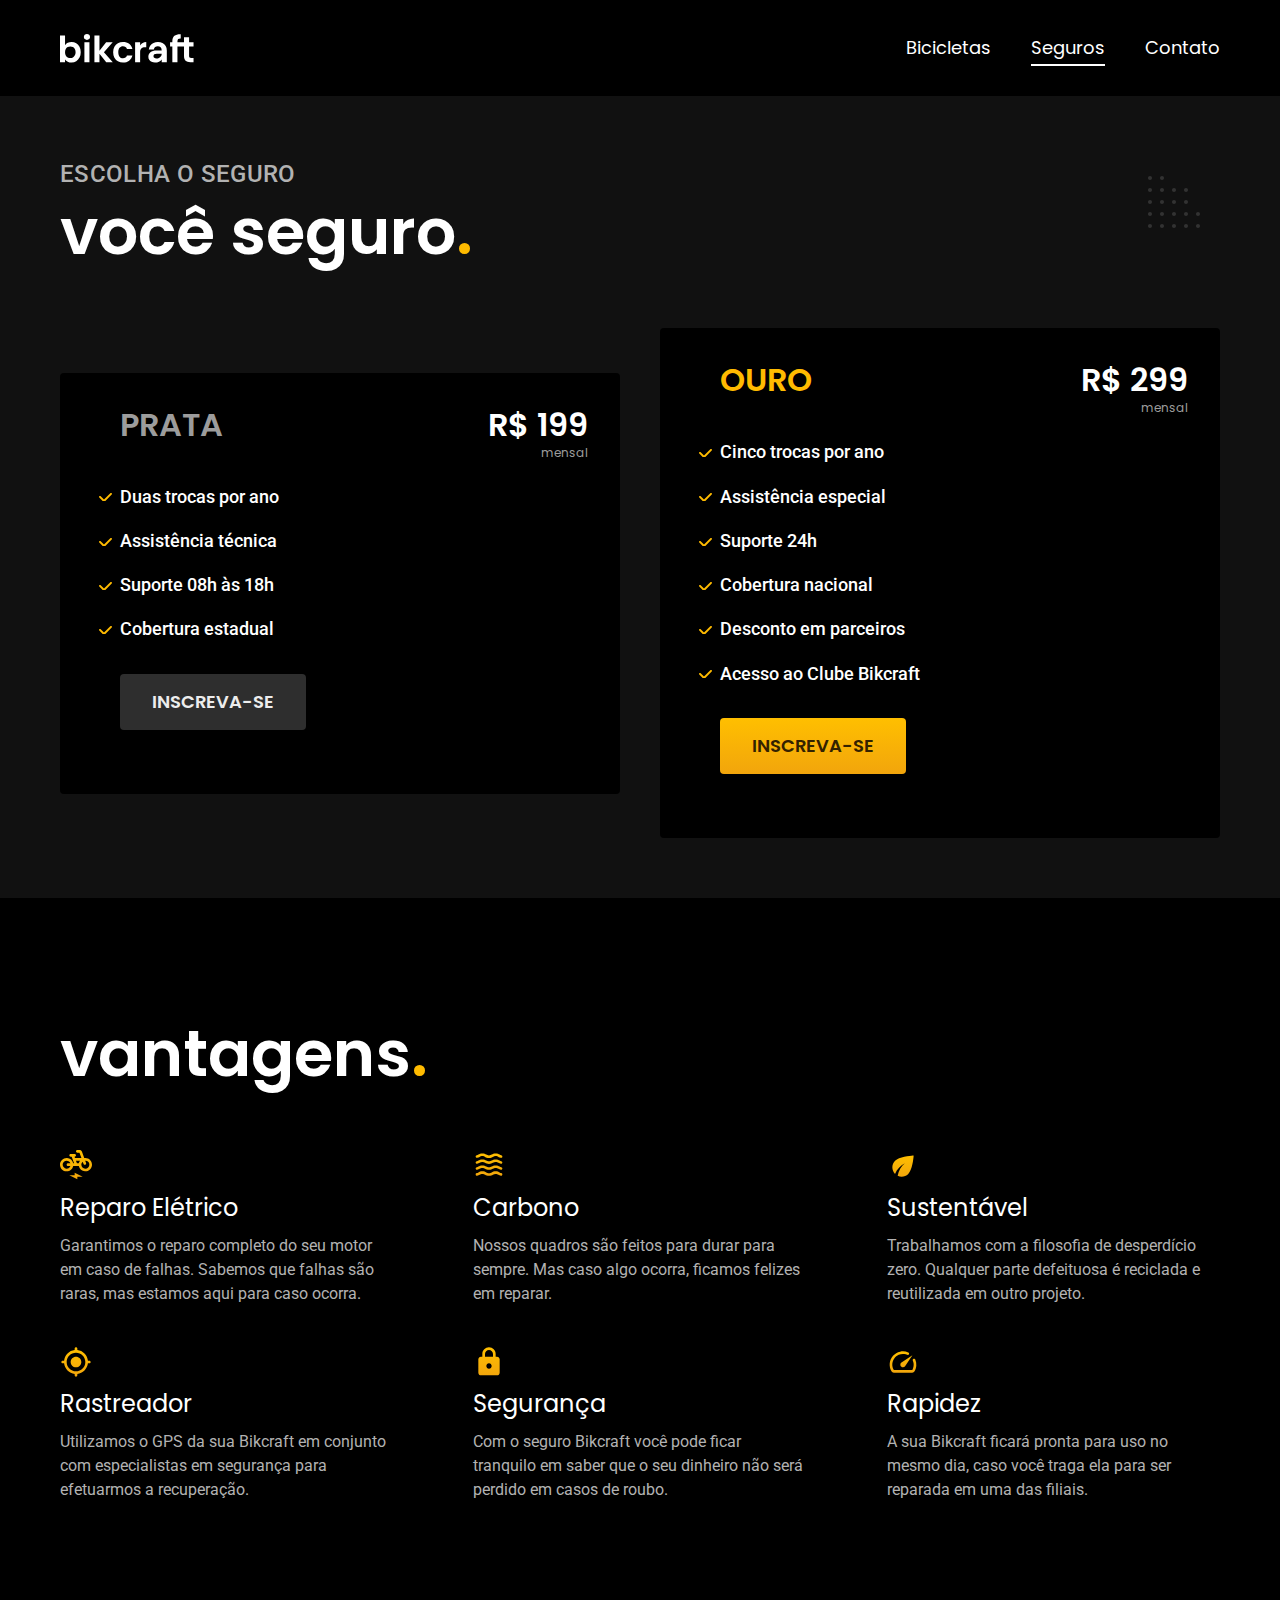
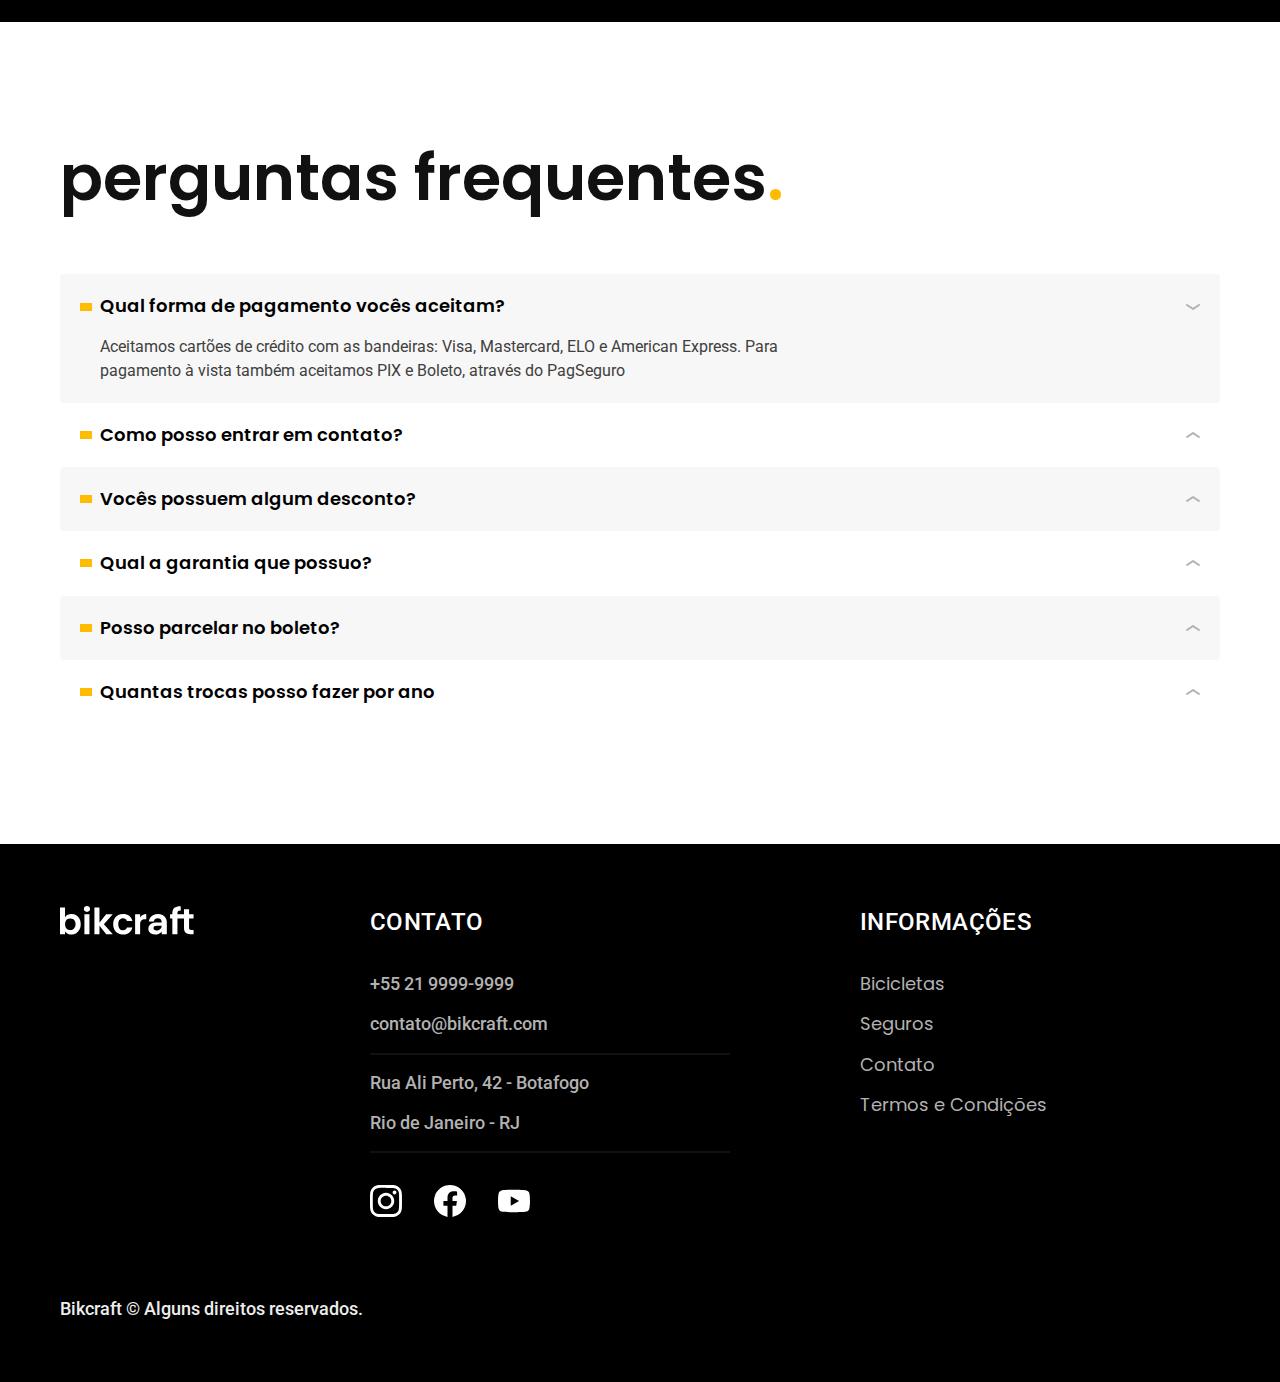
<file: seguros.html>
<!DOCTYPE html>
<html lang="pt-br">

<head>
  <meta charset="UTF-8">
  <meta name="viewport" content="width=device-width, initial-scale=1.0">
  <title>Seguros | Bikcraft</title>
  <meta name="description" content="Seguros.">
      <link rel="icon" href="./favicon.svg" type="image/svg+xml">
  <link rel="preload" href="./css/style.min.css" as="style">
  <link rel="stylesheet" href="./css/style.min.css">
  <link rel="preconnect" href="https://fonts.googleapis.com">
  <link rel="preconnect" href="https://fonts.gstatic.com" crossorigin>
  <link
    href="https://fonts.googleapis.com/css2?family=Merriweather:ital,wght@1,900&family=Poppins:wght@400;600&family=Roboto:wght@400;500&display=swap"
    rel="stylesheet">
    <script>
      document.documentElement.classList.add('js');
    </script>
</head>


<body id="seguros">
  <header class="header-bg">
    <div class="header container">
      <a href="./">
        <img src="./img/bikcraft.svg" width="136" height="32" alt="Bikcraft">
      </a>

      <nav aria-label="primaria">
        <ul class="header-menu font-1-m c-0">
          <li><a href="./bicicletas.html">Bicicletas</a></li>
          <li><a href="./seguros.html">Seguros</a></li>
          <li><a href="./contato.html">Contato</a></li>
        </ul>
      </nav>
    </div>
  </header>

  <main class="seguros-bg">
    <div class="titulo-bg">
      <div class="titulo container">
        <p class="font-2-l-b c-5">Escolha o seguro</p>
        <h1 class="font-1-xxl c-0">você seguro<span class="p-1">.</span></h1>
      </div>
    </div>

    <div class="seguros container">
      <div class="seguros-item fadeInLeft" data-anime="200">
        <h3 class="font-1-xl c-6">PRATA</h3>
        <span class="font-1-xl c-0">R$ 199 <span class="font-1-xs c-6">mensal</span></span>
        <ul class="font-2-m c-0">
          <li>Duas trocas por ano</li>
          <li>Assistência técnica</li>
          <li>Suporte 08h às 18h</li>
          <li>Cobertura estadual</li>
        </ul>
        <a class="botao secundario" href="./orcamento.html?tipo=seguro&produto=prata">Inscreva-se</a>
      </div>
      <div class="seguros-item fadeInRight" data-anime="400">
        <h3 class="font-1-xl p-1">OURO</h3>
        <span class="font-1-xl c-0">R$ 299 <span class="font-1-xs c-6">mensal</span></span>
        <ul class="font-2-m c-0">
          <li>Cinco trocas por ano</li>
          <li>Assistência especial</li>
          <li>Suporte 24h</li>
          <li>Cobertura nacional</li>
          <li>Desconto em parceiros</li>
          <li>Acesso ao Clube Bikcraft</li>
        </ul>
        <a class="botao" href="./orcamento.html?tipo=seguro&produto=ouro">Inscreva-se</a>
      </div>
    </div>
  </main>

  <article class="vantagens-bg">
    <div class="vantagens container">
      <h2 class="font-1-xxl c-0">vantagens<span class="p-1">.</span></h2>
      <ul>
        <li><img src="./img/icones/eletrico.svg" width="32" height="32" alt="">
          <h3 class="font-1-l c-0">Reparo Elétrico</h3>
          <p class="font-2-s c-5">Garantimos o reparo completo do seu motor em caso de falhas. Sabemos que falhas são
            raras, mas estamos aqui para caso ocorra.</p>
        </li>
        <li><img src="./img/icones/carbono.svg" width="32" height="32" alt="">
          <h3 class="font-1-l c-0">Carbono</h3>
          <p class="font-2-s c-5">Nossos quadros são feitos para durar para sempre. Mas caso algo ocorra, ficamos
            felizes em reparar.</p>
        </li>

        <li><img src="./img/icones/sustentavel.svg" width="32" height="32" alt="">
          <h3 class="font-1-l c-0">Sustentável</h3>
          <p class="font-2-s c-5">Trabalhamos com a filosofia de desperdício zero. Qualquer parte defeituosa é reciclada
            e reutilizada em outro projeto.</p>
        </li>
        <li><img src="./img/icones/rastreador.svg" width="32" height="32" alt="">
          <h3 class="font-1-l c-0">Rastreador</h3>
          <p class="font-2-s c-5">Utilizamos o GPS da sua Bikcraft em conjunto com especialistas em segurança para
            efetuarmos a recuperação.</p>
        </li>
        <li><img src="./img/icones/seguro.svg" width="32" height="32" alt="">
          <h3 class="font-1-l c-0">Segurança</h3>
          <p class="font-2-s c-5">Com o seguro Bikcraft você pode ficar tranquilo em saber que o seu dinheiro não será
            perdido em casos de roubo.</p>
        </li>
        <li><img src="./img/icones/velocidade.svg" width="32" height="32" alt="">
          <h3 class="font-1-l c-0">Rapidez</h3>
          <p class="font-2-s c-5">A sua Bikcraft ficará pronta para uso no mesmo dia, caso você traga ela para ser
            reparada em uma das filiais.</p>
        </li>
      </ul>
    </div>
  </article>

  <article class="perguntas container">
    <h2 class="font-1-xxl">perguntas frequentes<span class="p-1">.</span></h2>

    <dl>
      <div>
        <dt><button class="font-1-m-b" aria-controls="pergunta-1" aria-expanded="true">Qual forma de pagamento vocês aceitam?</button></dt>
        <dd id="pergunta-1" class="font-2-s c-9 ativa">Aceitamos cartões de crédito com as bandeiras: Visa, Mastercard, ELO e American Express. Para pagamento à vista também aceitamos PIX e Boleto, através do PagSeguro</dd>
      </div>
      <div>
        <dt><button class="font-1-m-b" aria-controls="pergunta-2" aria-expanded="false">Como posso entrar em contato?</button></dt>
        <dd id="pergunta-2" class="font-2-s c-9">Aceitamos cartões de crédito com as bandeiras: Visa, Mastercard, ELO e American Express. Para pagamento à vista também aceitamos PIX e Boleto, através do PagSeguro</dd>
      </div>
      <div>
        <dt><button class="font-1-m-b" aria-controls="pergunta-3" aria-expanded="false">Vocês possuem algum desconto?</button></dt>
        <dd id="pergunta-3" class="font-2-s c-9">Aceitamos cartões de crédito com as bandeiras: Visa, Mastercard, ELO e American Express. Para pagamento à vista também aceitamos PIX e Boleto, através do PagSeguro</dd>
      </div>
      <div>
        <dt><button class="font-1-m-b" aria-controls="pergunta-4" aria-expanded="false">Qual a garantia que possuo?</button></dt>
        <dd id="pergunta-4" class="font-2-s c-9">Aceitamos cartões de crédito com as bandeiras: Visa, Mastercard, ELO e American Express. Para pagamento à vista também aceitamos PIX e Boleto, através do PagSeguro</dd>
      </div>
      <div>
        <dt><button class="font-1-m-b" aria-controls="pergunta-5" aria-expanded="false">Posso parcelar no boleto?</button></dt>
        <dd id="pergunta-5" class="font-2-s c-9">Aceitamos cartões de crédito com as bandeiras: Visa, Mastercard, ELO e American Express. Para pagamento à vista também aceitamos PIX e Boleto, através do PagSeguro</dd>
      </div>
      <div>
        <dt><button class="font-1-m-b" aria-controls="pergunta-6" aria-expanded="false">Quantas trocas posso fazer por ano</button></dt>
        <dd id="pergunta-6" class="font-2-s c-9">Aceitamos cartões de crédito com as bandeiras: Visa, Mastercard, ELO e American Express. Para pagamento à vista também aceitamos PIX e Boleto, através do PagSeguro</dd>
      </div>
    </dl>
  </article>

  <footer class="footer-bg">
    <div class="footer container">
      <img src="./img/bikcraft.svg" width="136" height="32" alt="Bikcraft logo">
      <div class="footer-contato">
        <h3 class="font-2-l-b c-0">Contato</h3>
        <ul class="font-2-m c-5">
          <li><a href="tel:+552199999999">+55 21 9999-9999</a></li>
          <li><a href="mailto:contato@bikcraft.com">contato@bikcraft.com</a></li>
          <li>Rua Ali Perto, 42 - Botafogo</li>
          <li>Rio de Janeiro - RJ</li>
        </ul>
        <div class="footer-redes">
          <a href="./">
            <img src="./img/icones/redes-sociais/instagram.svg" width="32" height="32" alt="Instragram logo">
          </a>
          <a href="./">
            <img src="./img/icones/redes-sociais/facebook.svg" width="32" height="32" alt="Facebook logo">
          </a>
          <a href="./">
            <img src="./img/icones/redes-sociais/youtube.svg" width="32" height="32" alt="Youtube logo">
          </a>
        </div>
      </div>
      <div class="footer-informacoes">
        <h3 class="font-2-l-b c-0">Informações</h3>
        <nav>
          <ul class="font-1-m c-5">
            <li><a href="./bicicletas.html">Bicicletas</a></li>
            <li><a href="./seguros.html">Seguros</a></li>
            <li><a href="./contato.html">Contato</a></li>
            <li><a href="./termos.html">Termos e Condições</a></li>
          </ul>
        </nav>
      </div>
      <p class="footer-copy font-2-m c-2">Bikcraft © Alguns direitos reservados.</p>
    </div>
  </footer>

  <script src="./js/plugins/simple-anime.js"></script>
  <script src="./js/script.js"></script>
</body>

</html>
</file>
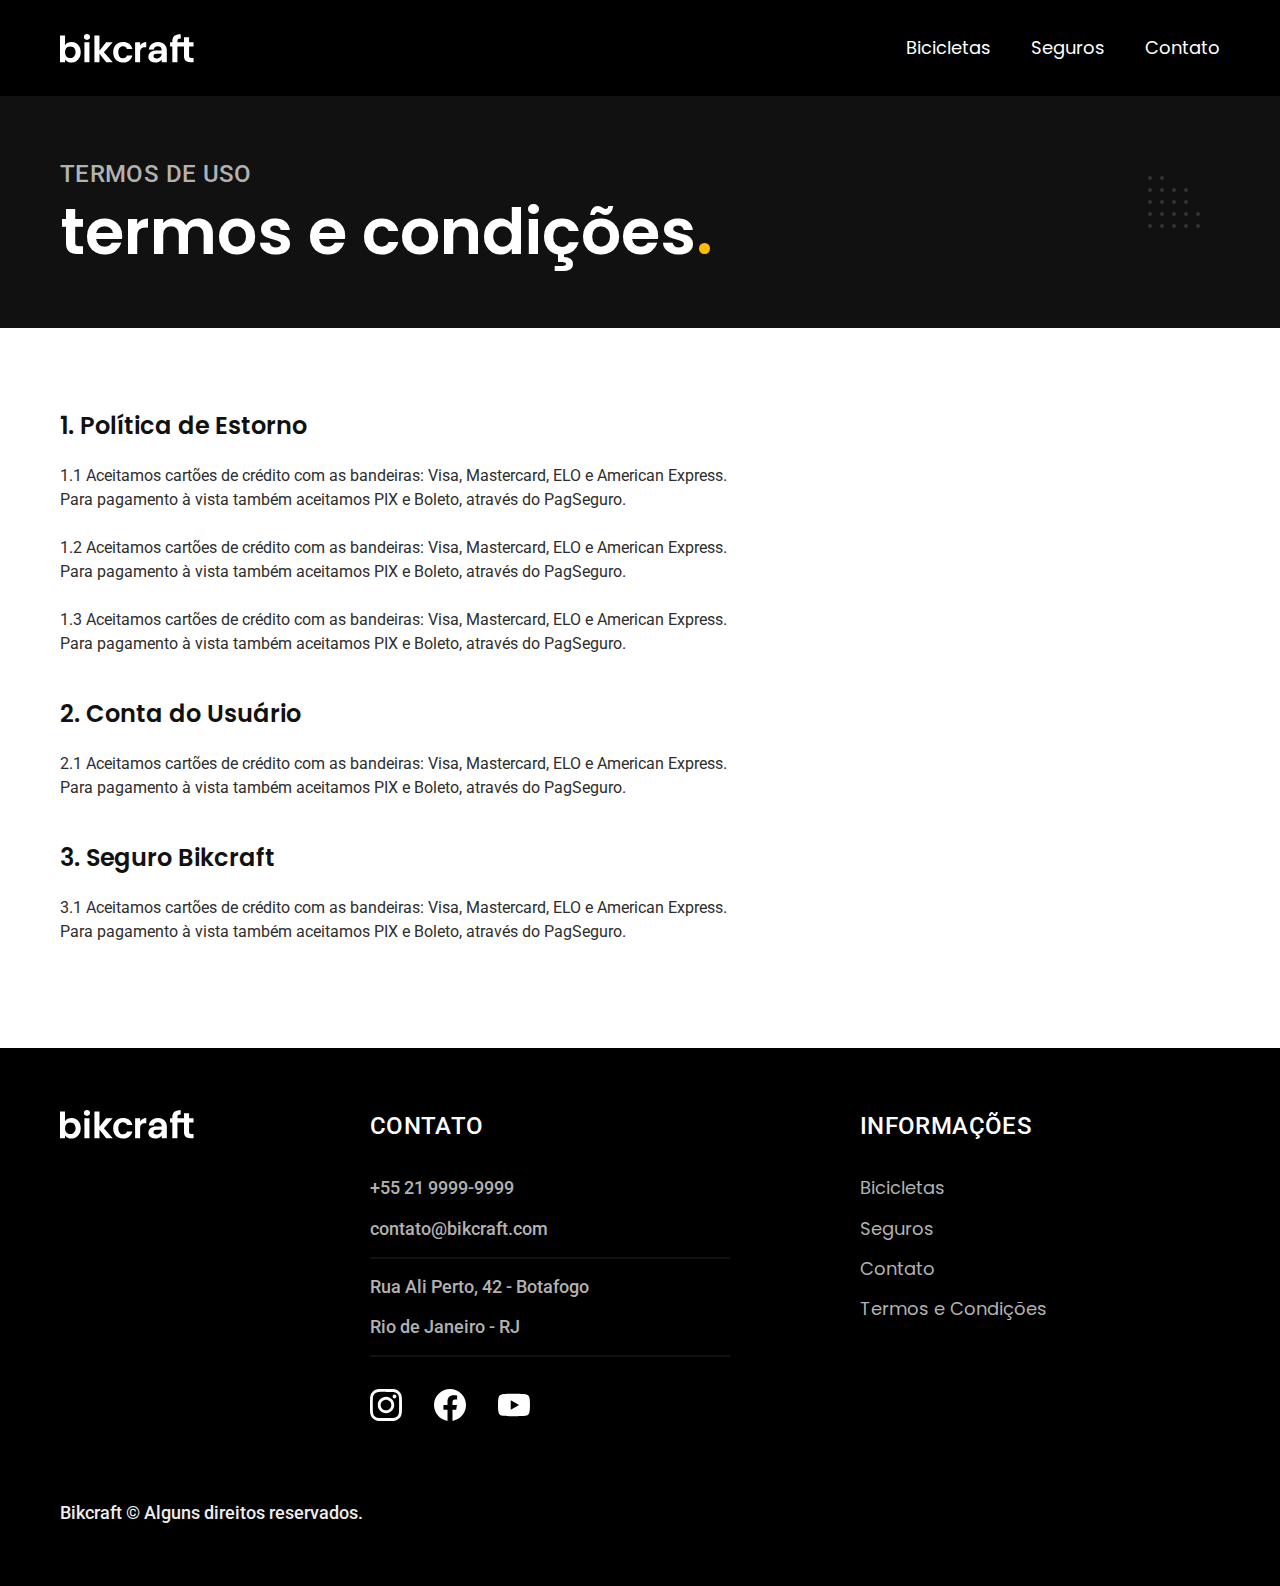
<file: termos.html>
<!DOCTYPE html>
<html lang="pt-br">

<head>
  <meta charset="UTF-8">
  <meta name="viewport" content="width=device-width, initial-scale=1.0">
  <title>Termos e Condições | Bikcraft</title>
  <meta name="description" content="Termos e condições.">
      <link rel="icon" href="./favicon.svg" type="image/svg+xml">
  <link rel="preload" href="./css/style.min.css" as="style">
  <link rel="stylesheet" href="./css/style.min.css">
  <link rel="preconnect" href="https://fonts.googleapis.com">
  <link rel="preconnect" href="https://fonts.gstatic.com" crossorigin>
  <link
    href="https://fonts.googleapis.com/css2?family=Merriweather:ital,wght@1,900&family=Poppins:wght@400;600&family=Roboto:wght@400;500&display=swap"
    rel="stylesheet">
    <script>
      document.documentElement.classList.add('js');
    </script>
</head>


<body id="termos">
  <header class="header-bg">
    <div class="header container">
      <a href="./">
        <img src="./img/bikcraft.svg" width="136" height="32" alt="Bikcraft">
      </a>

      <nav aria-label="primaria">
        <ul class="header-menu font-1-m c-0">
          <li><a href="./bicicletas.html">Bicicletas</a></li>
          <li><a href="./seguros.html">Seguros</a></li>
          <li><a href="./contato.html">Contato</a></li>
        </ul>
      </nav>
    </div>
  </header>

  <main>
    <div class="titulo-bg">
      <div class="titulo container">
        <p class="font-2-l-b c-5">Termos de uso</p>
        <h1 class="font-1-xxl c-0">termos e condições<span class="p-1">.</span></h1>
      </div>
    </div>

    <div class="termos font-2-s c-10 container">
      <h2 class="font-1-l c-11">1. Política de Estorno</h2>
      <p>1.1 Aceitamos cartões de crédito com as bandeiras: Visa, Mastercard, ELO e American Express. Para pagamento à vista também aceitamos PIX e Boleto, através do PagSeguro.</p>
      <p>1.2 Aceitamos cartões de crédito com as bandeiras: Visa, Mastercard, ELO e American Express. Para pagamento à vista também aceitamos PIX e Boleto, através do PagSeguro.</p>
      <p>1.3 Aceitamos cartões de crédito com as bandeiras: Visa, Mastercard, ELO e American Express. Para pagamento à vista também aceitamos PIX e Boleto, através do PagSeguro.</p>
      <h2 class="font-1-l c-11">2. Conta do Usuário</h2>
      <p>2.1 Aceitamos cartões de crédito com as bandeiras: Visa, Mastercard, ELO e American Express. Para pagamento à vista também aceitamos PIX e Boleto, através do PagSeguro.</p>
      <h2 class="font-1-l c-11">3. Seguro Bikcraft</h2>
      <p>3.1 Aceitamos cartões de crédito com as bandeiras: Visa, Mastercard, ELO e American Express. Para pagamento à vista também aceitamos PIX e Boleto, através do PagSeguro.</p>
    </div>
  </main>

  <footer class="footer-bg">
    <div class="footer container">
      <img src="./img/bikcraft.svg" width="136" height="32" alt="Bikcraft logo">
      <div class="footer-contato">
        <h3 class="font-2-l-b c-0">Contato</h3>
        <ul class="font-2-m c-5">
          <li><a href="tel:+552199999999">+55 21 9999-9999</a></li>
          <li><a href="mailto:contato@bikcraft.com">contato@bikcraft.com</a></li>
          <li>Rua Ali Perto, 42 - Botafogo</li>
          <li>Rio de Janeiro - RJ</li>
        </ul>
        <div class="footer-redes">
          <a href="./">
            <img src="./img/icones/redes-sociais/instagram.svg" width="32" height="32" alt="Instragram logo">
          </a>
          <a href="./">
            <img src="./img/icones/redes-sociais/facebook.svg" width="32" height="32" alt="Facebook logo">
          </a>
          <a href="./">
            <img src="./img/icones/redes-sociais/youtube.svg" width="32" height="32" alt="Youtube logo">
          </a>
        </div>
      </div>
      <div class="footer-informacoes">
        <h3 class="font-2-l-b c-0">Informações</h3>
        <nav>
          <ul class="font-1-m c-5">
            <li><a href="./bicicletas.html">Bicicletas</a></li>
            <li><a href="./seguros.html">Seguros</a></li>
            <li><a href="./contato.html">Contato</a></li>
            <li><a href="./termos.html">Termos e Condições</a></li>
          </ul>
        </nav>
      </div>
      <p class="footer-copy font-2-m c-2">Bikcraft © Alguns direitos reservados.</p>
    </div>
  </footer>
  <script src="./js/script.js"></script>
</body>

</html>
</file>
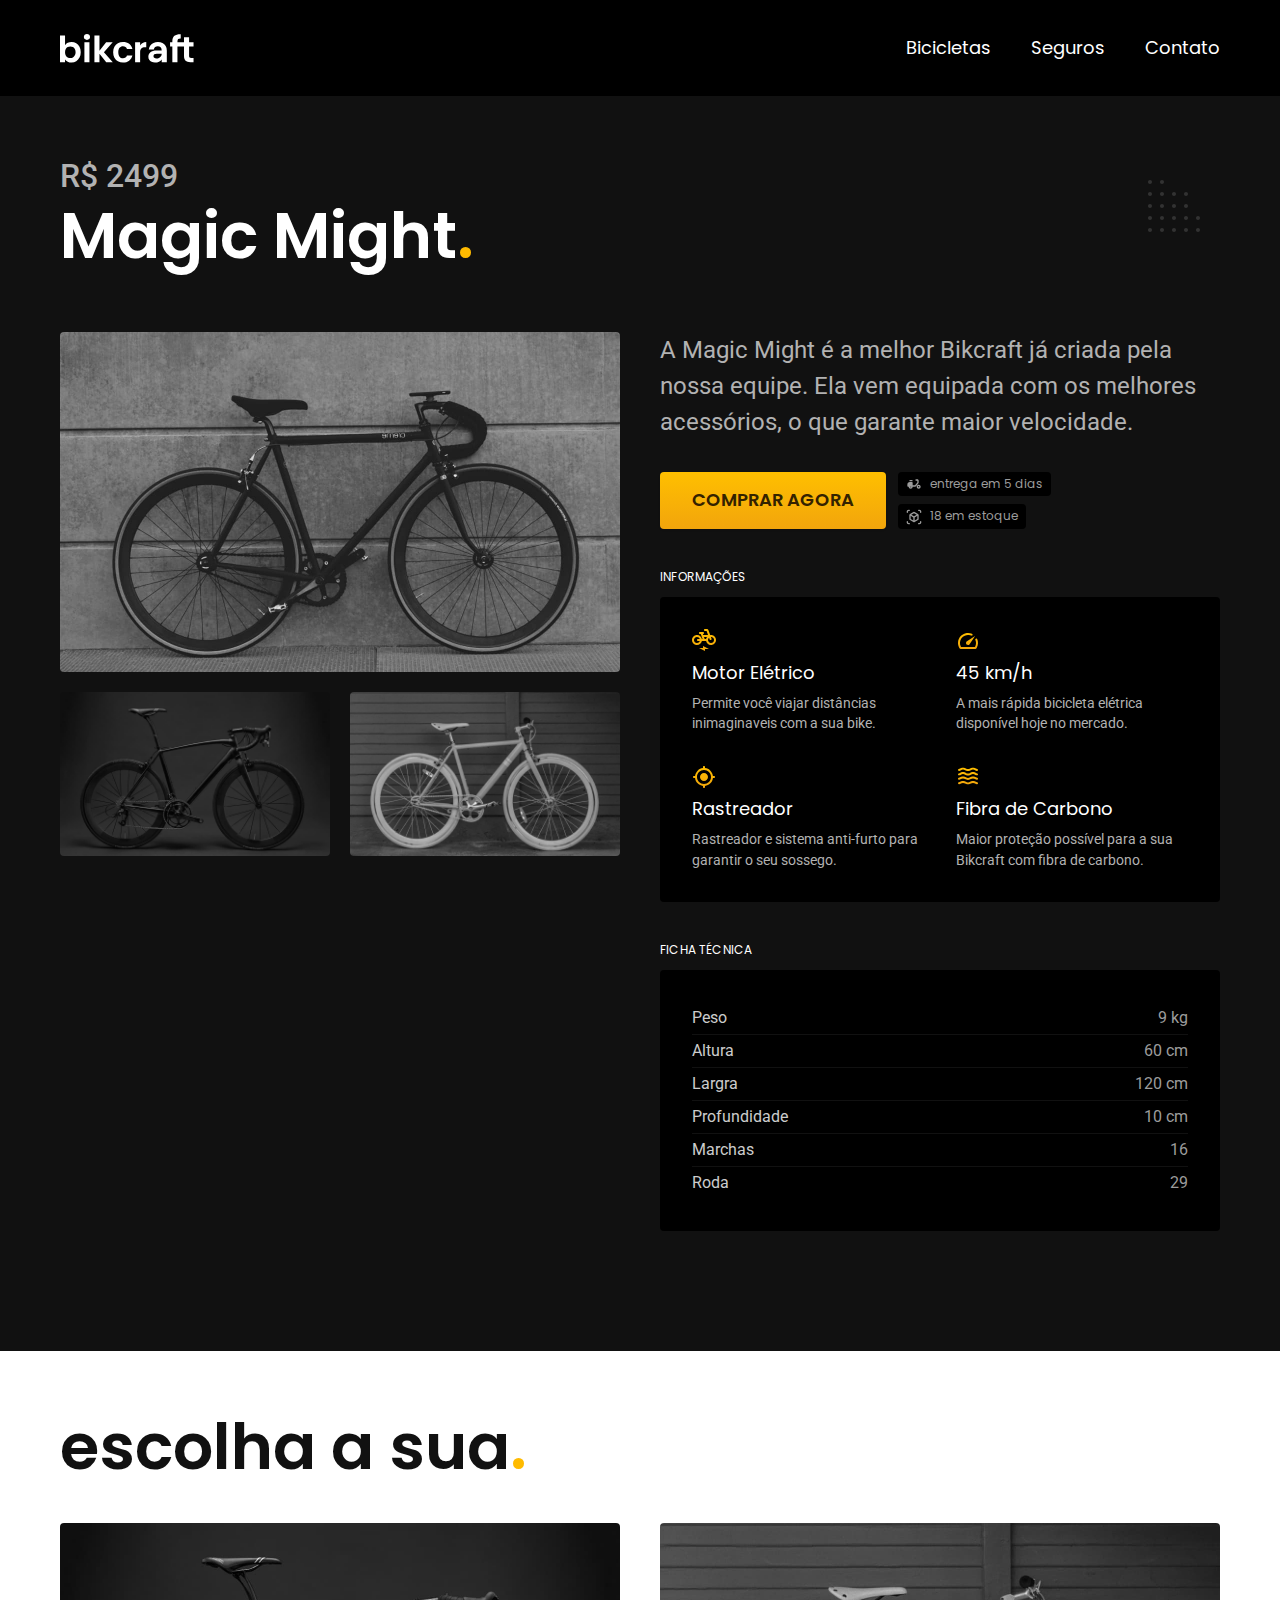
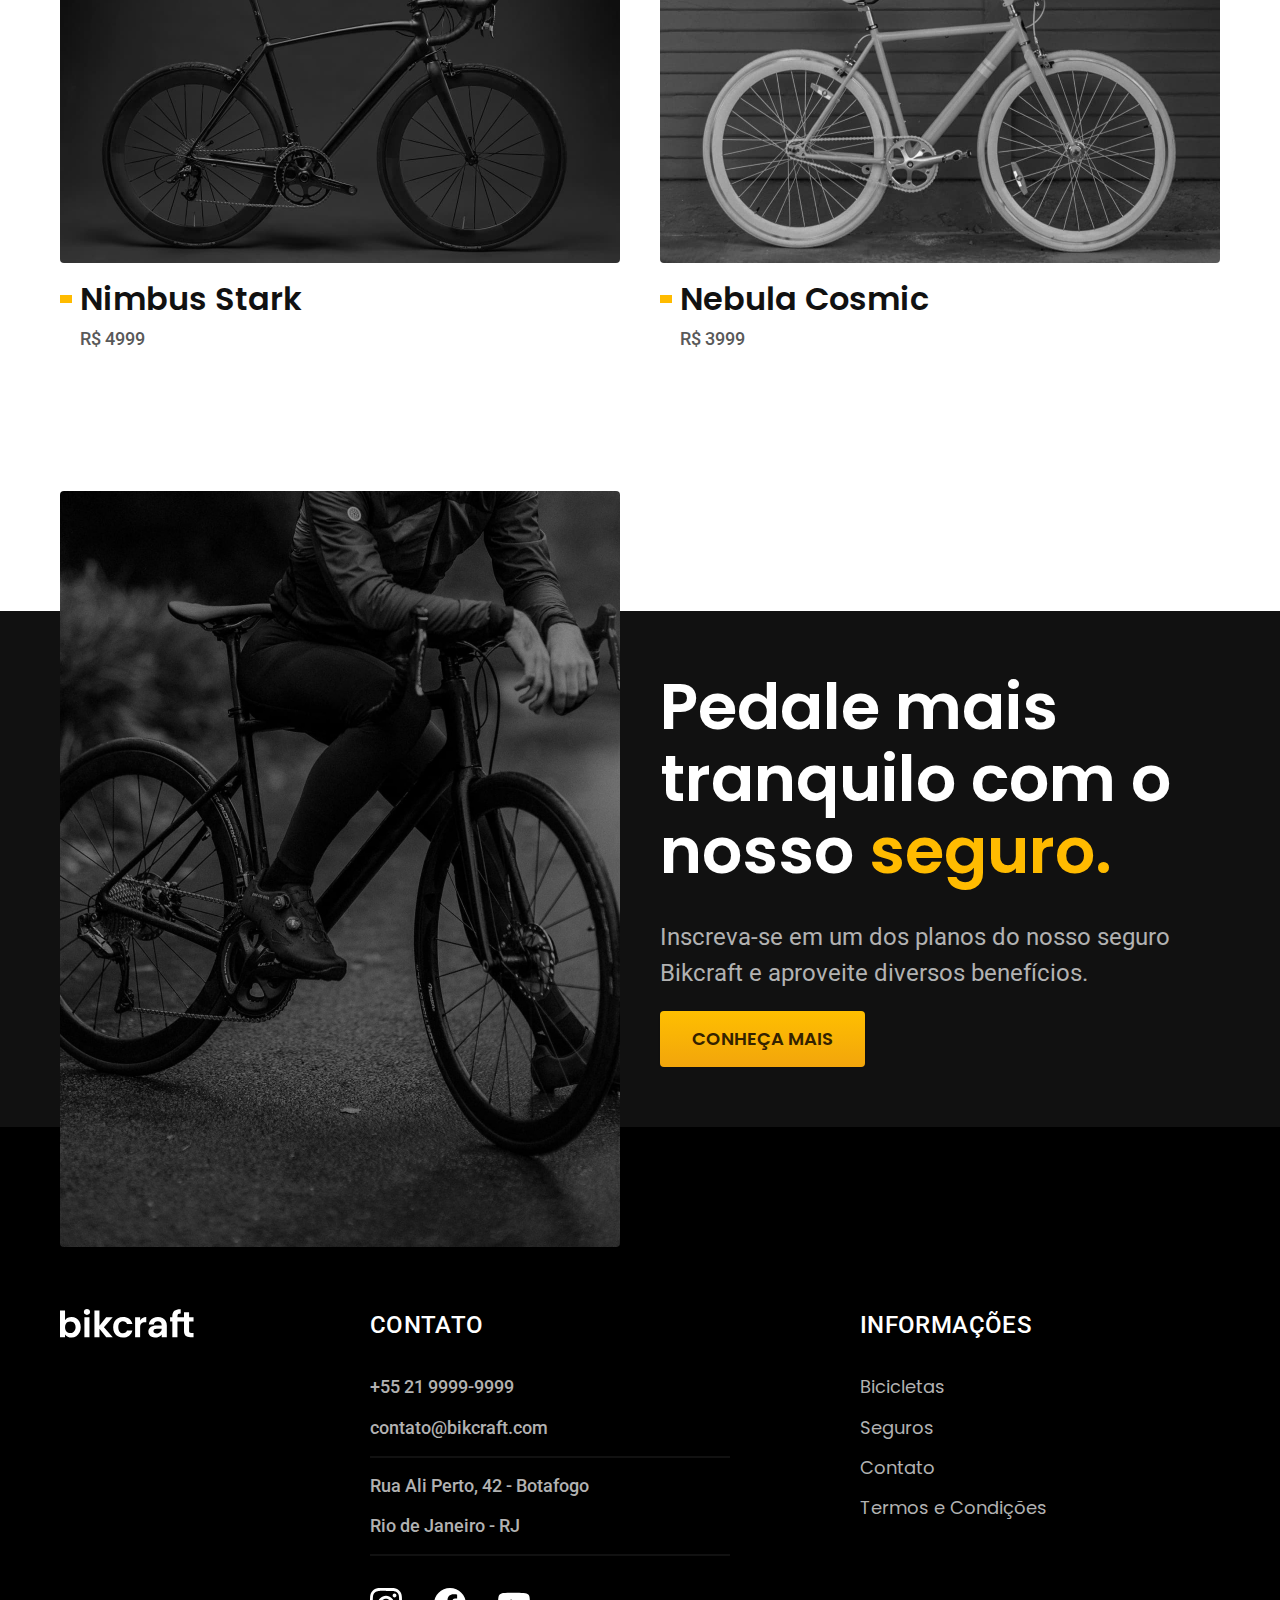
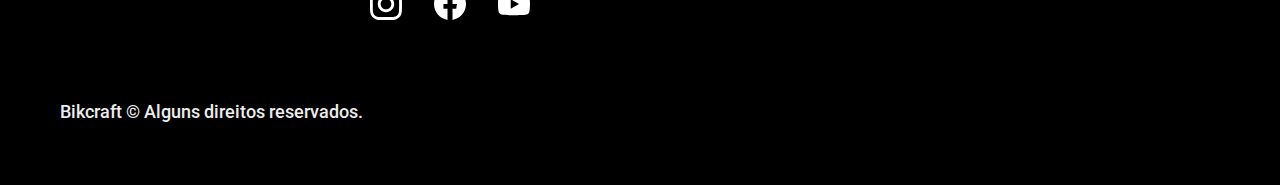
<file: bicicletas/magic.html>
<!DOCTYPE html>
<html lang="pt-br">

<head>
  <meta charset="UTF-8">
  <meta name="viewport" content="width=device-width, initial-scale=1.0">
  <title>Magic Might | Bikcraft</title>
  <meta name="description" content="Bicicleta Magic Might">

  <link rel="icon" href="../favicon.svg" type="image/svg+xml">
  <link rel="preload" href="../css/style.min.css" as="style">
  <link rel="stylesheet" href="../css/style.min.css">
  <link rel="preconnect" href="https://fonts.googleapis.com">
  <link rel="preconnect" href="https://fonts.gstatic.com" crossorigin>
  <link
    href="https://fonts.googleapis.com/css2?family=Merriweather:ital,wght@1,900&family=Poppins:wght@400;600&family=Roboto:wght@400;500&display=swap"
    rel="stylesheet">
    <script>
      document.documentElement.classList.add('js');
    </script>
</head>


<body id="bicicleta">
  <header class="header-bg">
    <div class="header container">
      <a href="../">
        <img src="../img/bikcraft.svg" alt="Bikcraft">
      </a>

      <nav aria-label="primaria">
        <ul class="header-menu font-1-m c-0">
          <li><a href="../bicicletas.html">Bicicletas</a></li>
          <li><a href="../seguros.html">Seguros</a></li>
          <li><a href="../contato.html">Contato</a></li>
        </ul>
      </nav>
    </div>
  </header>

  <main class="titulo-bg">
    <div>
      <div class="titulo container">
        <p class="font-2-xl c-5">R$ 2499</p>
        <h1 class="font-1-xxl c-0">Magic Might<span class="p-1">.</span></h1>
      </div>
    </div>
    <div class="bicicleta container">
      <div class="bicicleta-imagens">
        <img src="../img/fotos/bicicletas/magic.jpg" alt="Bicicleta Bikcraft no modelo Magic Might">
        <img src="../img/fotos/bicicletas/nimbus.jpg" alt="Bicicleta Bikcraft no modelo Nimbus Stark">
        <img src="../img/fotos/bicicletas/nebula.jpg" alt="Bicicleta Bikcraft no modelo Nebula Cosmic">
      </div>
      <div class="bicicleta-conteudo">
        <p class="font-2-l c-5">A Magic Might é a melhor Bikcraft já criada pela nossa equipe. Ela vem equipada com os
          melhores acessórios, o que garante maior velocidade.</p>
        <div class="bicicleta-comprar">
          <a href="../orcamento.html?tipo=bikcraft&produto=magic" class="botao">Comprar Agora</a>
          <span class="font-1-xs c-6">
            <img src="../img/icones/entrega.svg" alt=""> entrega em 5 dias
          </span>
          <span class="font-1-xs c-6">
            <img src="../img/icones/estoque.svg" alt=""> 18 em estoque
          </span>
        </div>
        <h2 class="font-1-xs c-0">Informações</h2>
        <ul class="bicicleta-informações">
          <li><img src="../img/icones/eletrico.svg" alt="">
            <h3 class="font-1-m c-0">Motor Elétrico</h3>
            <p class="font-2-xs c-5">Permite você viajar distâncias inimaginaveis com a sua bike.</p>
          </li>
          <li><img src="../img/icones/velocidade.svg" alt="">
            <h3 class="font-1-m c-0">45 km/h</h3>
            <p class="font-2-xs c-5">A mais rápida bicicleta elétrica disponível hoje no mercado.</p>
          </li>
          <li><img src="../img/icones/rastreador.svg" alt="">
            <h3 class="font-1-m c-0">Rastreador</h3>
            <p class="font-2-xs c-5">Rastreador e sistema anti-furto para garantir o seu sossego.</p>
          </li>
          <li><img src="../img/icones/carbono.svg" alt="">
            <h3 class="font-1-m c-0">Fibra de Carbono</h3>
            <p class="font-2-xs c-5">Maior proteção possível para a sua Bikcraft com fibra de carbono.</p>
          </li>
        </ul>
        <h2 class="font-1-xs c-0">Ficha Técnica</h2>
        <ul class="bicicleta-ficha font-2-s c-4">
          <li>Peso <span>9 kg</span></li>
          <li>Altura <span>60 cm</span></li>
          <li>Largra <span>120 cm</span></li>
          <li>Profundidade <span>10 cm</span></li>
          <li>Marchas <span>16</span></li>
          <li>Roda <span>29</span></li>
        </ul>
      </div>
    </div>
  </main>

  <article class="bicicletas-lista container">
    <h2 class="font-1-xxl">escolha a sua<span class="p-1">.</span></h2>
    <ul>
      <li>
        <a href="./nimbus.html"><img src="../img/fotos/bicicletas/nimbus.jpg"
            alt="Bicicleta preta no modelo Magic Might">
          <h3 class="font-1-xl">Nimbus Stark</h3>
          <span class="font-2-m c-8">R$ 4999</span>
        </a>
      </li>
      <li>
        <a href="./nebula.html"><img src="../img/fotos/bicicletas/nebula.jpg"
            alt="Bicicleta branca no modelo Nebula Cosmic">
          <h3 class="font-1-xl">Nebula Cosmic</h3>
          <span class="font-2-m c-8">R$ 3999</span>
        </a>
      </li>
    </ul>
  </article>

  <article class="seguro-bg">
    <div class="seguro container">
      <div class="seguro-imagem">
        <img src="../img/fotos/seguros.jpg" alt="Pessoa parada em cima de uma bicicleta">
      </div>
      <div class="seguro-conteudo">
        <h2 class="font-1-xxl c-0">Pedale mais tranquilo com o nosso <span class="p-1">seguro.</span></h2>
        <p class="font-2-l c-5">Inscreva-se em um dos planos do nosso seguro Bikcraft e aproveite diversos benefícios.</p>
        <a class="botao" href="../seguros.html">Conheça Mais</a>
      </div>
    </div>
  </article>

  <footer class="footer-bg">
    <div class="footer container">
      <img src="../img/bikcraft.svg" alt="Bikcraft logo">
      <div class="footer-contato">
        <h3 class="font-2-l-b c-0">Contato</h3>
        <ul class="font-2-m c-5">
          <li><a href="tel:+552199999999">+55 21 9999-9999</a></li>
          <li><a href="mailto:contato@bikcraft.com">contato@bikcraft.com</a></li>
          <li>Rua Ali Perto, 42 - Botafogo</li>
          <li>Rio de Janeiro - RJ</li>
        </ul>
        <div class="footer-redes">
          <a href="../">
            <img src="../img/icones/redes-sociais/instagram.svg" alt="Instragram logo">
          </a>
          <a href="../">
            <img src="../img/icones/redes-sociais/facebook.svg" alt="Facebook logo">
          </a>
          <a href="../">
            <img src="../img/icones/redes-sociais/youtube.svg" alt="Youtube logo">
          </a>
        </div>
      </div>
      <div class="footer-informacoes">
        <h3 class="font-2-l-b c-0">Informações</h3>
        <nav>
          <ul class="font-1-m c-5">
            <li><a href="../bicicletas.html">Bicicletas</a></li>
            <li><a href="../seguros.html">Seguros</a></li>
            <li><a href="../contato.html">Contato</a></li>
            <li><a href="../termos.html">Termos e Condições</a></li>
          </ul>
        </nav>
      </div>
      <p class="footer-copy font-2-m c-2">Bikcraft © Alguns direitos reservados.</p>
    </div>
  </footer>
  <script src="../js/script.js"></script>
</body>
</file>
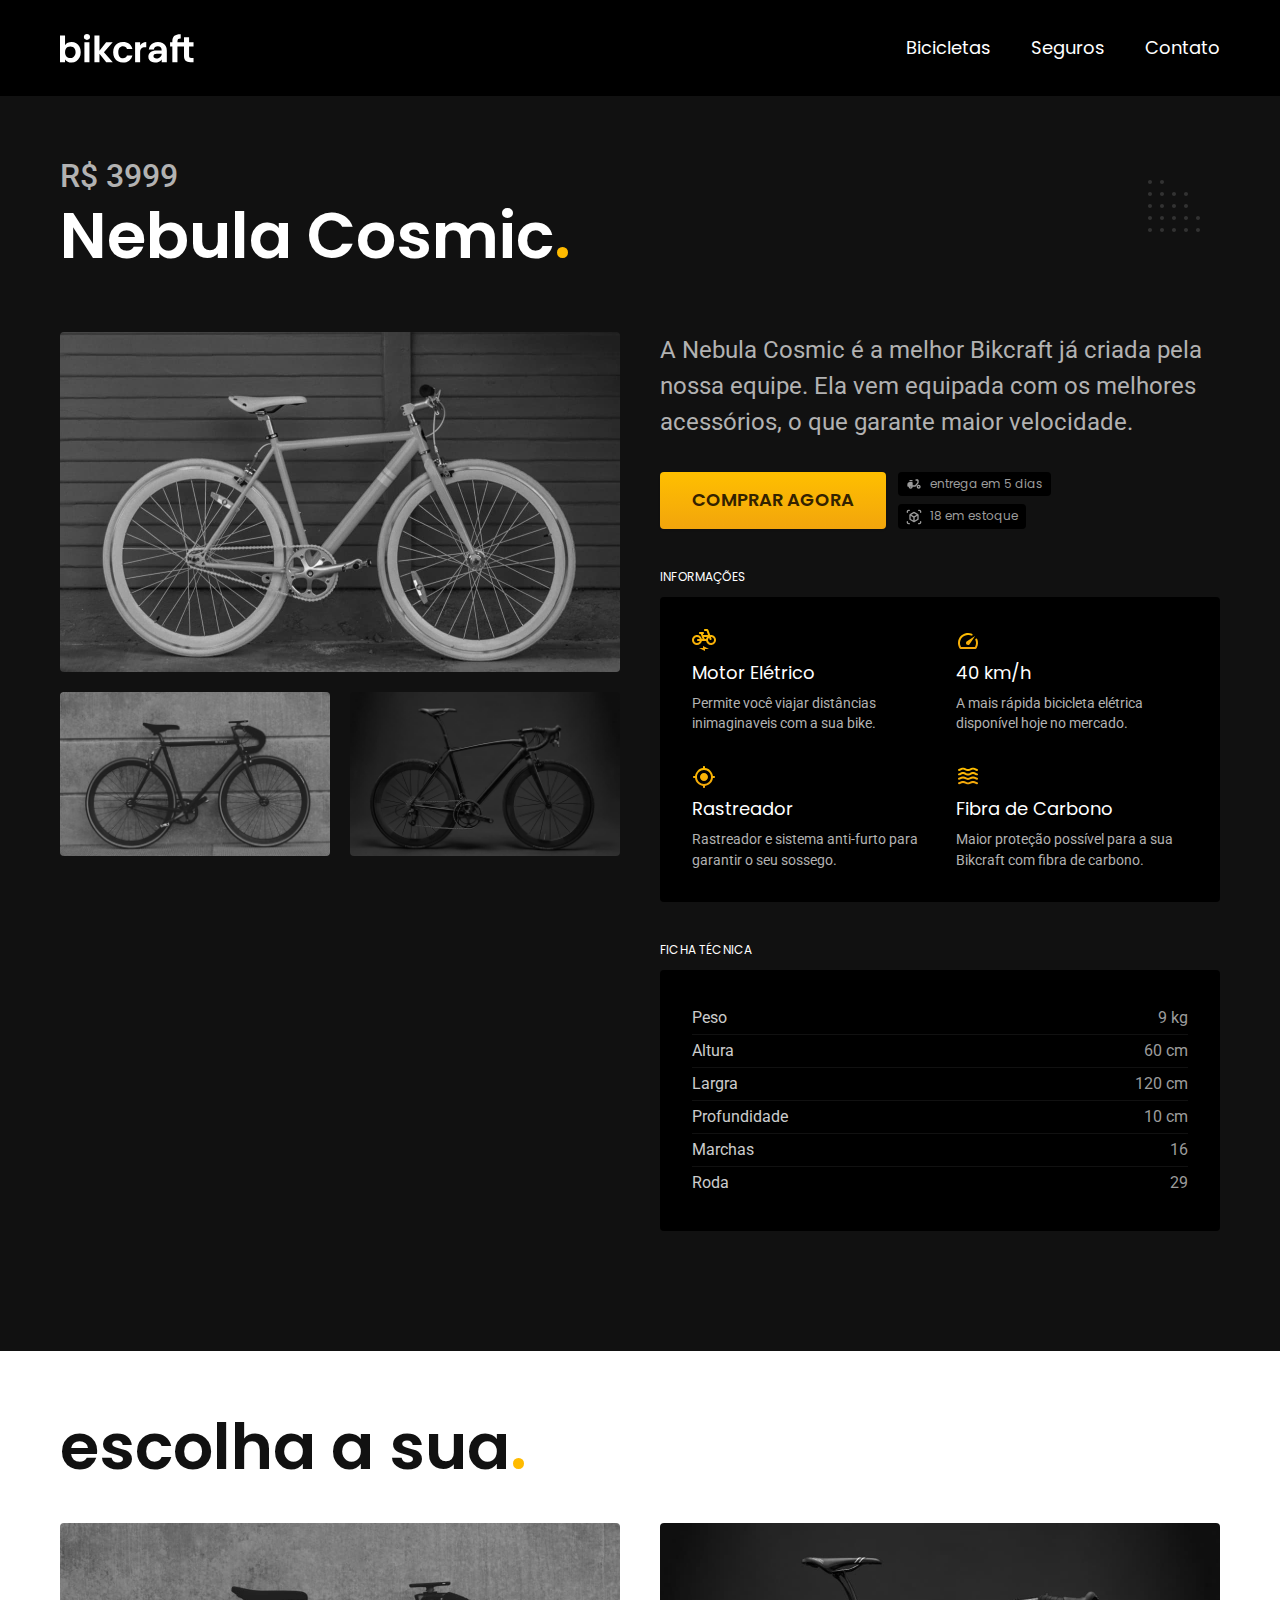
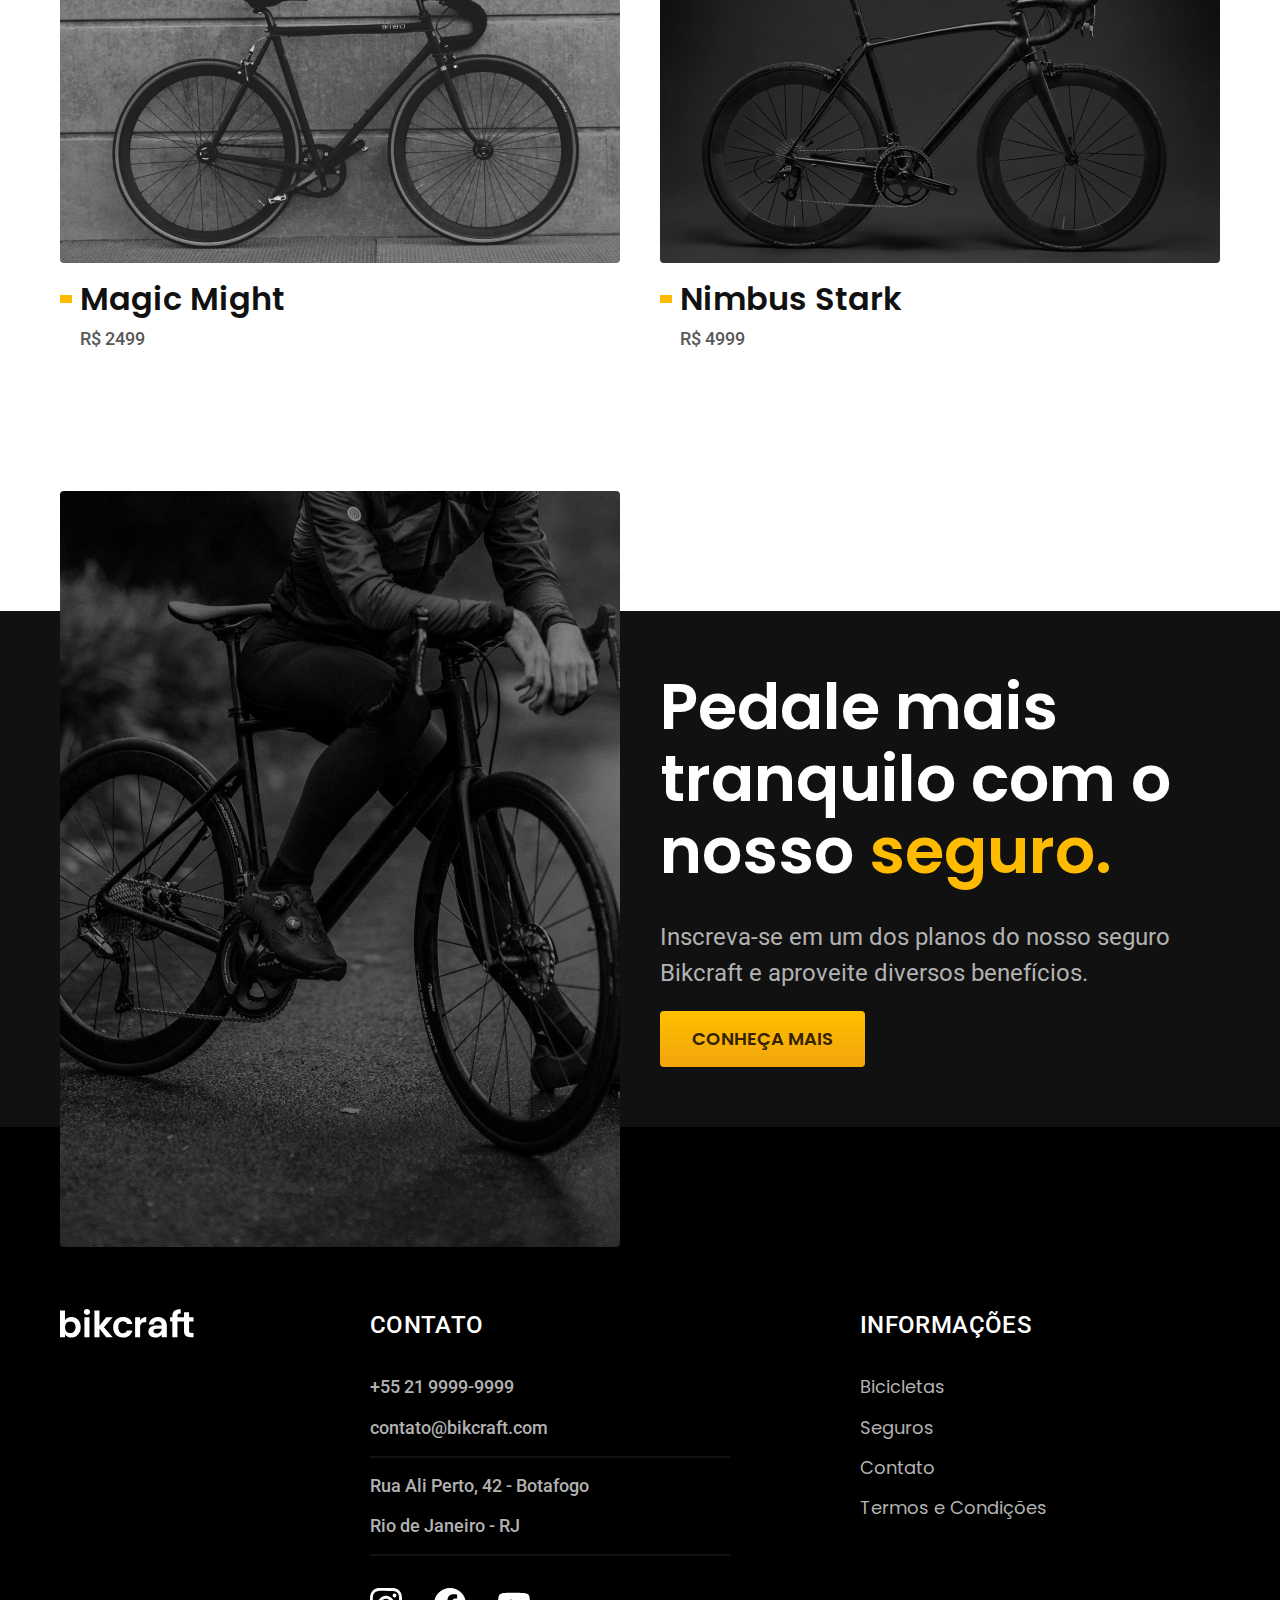
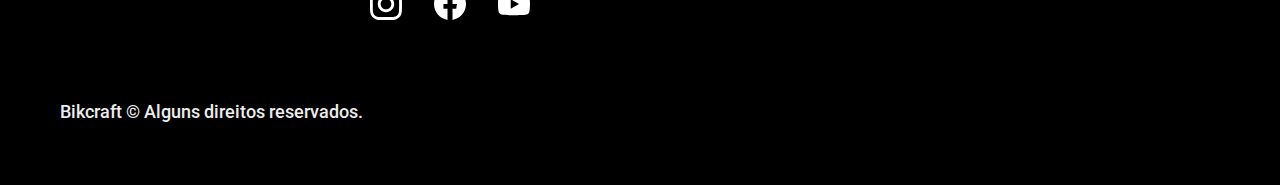
<file: bicicletas/nebula.html>
<!DOCTYPE html>
<html lang="pt-br">

<head>
  <meta charset="UTF-8">
  <meta name="viewport" content="width=device-width, initial-scale=1.0">
  <title>Nebula Cosmic | Bikcraft</title>
  <meta name="description" content="Bicicleta Nebula Cosmic">

  <link rel="icon" href="../favicon.svg" type="image/svg+xml">
  <link rel="preload" href="../css/style.min.css" as="style">
  <link rel="stylesheet" href="../css/style.min.css">
  <link rel="preconnect" href="https://fonts.googleapis.com">
  <link rel="preconnect" href="https://fonts.gstatic.com" crossorigin>
  <link
    href="https://fonts.googleapis.com/css2?family=Merriweather:ital,wght@1,900&family=Poppins:wght@400;600&family=Roboto:wght@400;500&display=swap"
    rel="stylesheet">
    <script>
      document.documentElement.classList.add('js');
    </script>
</head>


<body id="bicicleta">
  <header class="header-bg">
    <div class="header container">
      <a href="../">
        <img src="../img/bikcraft.svg" alt="Bikcraft">
      </a>

      <nav aria-label="primaria">
        <ul class="header-menu font-1-m c-0">
          <li><a href="../bicicletas.html">Bicicletas</a></li>
          <li><a href="../seguros.html">Seguros</a></li>
          <li><a href="../contato.html">Contato</a></li>
        </ul>
      </nav>
    </div>
  </header>

  <main class="titulo-bg">
    <div>
      <div class="titulo container">
        <p class="font-2-xl c-5">R$ 3999</p>
        <h1 class="font-1-xxl c-0">Nebula Cosmic<span class="p-1">.</span></h1>
      </div>
    </div>
    <div class="bicicleta container">
      <div class="bicicleta-imagens">
        <img src="../img/fotos/bicicletas/nebula.jpg" alt="Bicicleta Bikcraft no modelo Nebula Cosmic">
        <img src="../img/fotos/bicicletas/magic.jpg" alt="Bicicleta Bikcraft no modelo Magic Might">
        <img src="../img/fotos/bicicletas/nimbus.jpg" alt="Bicicleta Bikcraft no modelo Nimbus Stark">
      </div>
      <div class="bicicleta-conteudo">
        <p class="font-2-l c-5">A Nebula Cosmic é a melhor Bikcraft já criada pela nossa equipe. Ela vem equipada com os
          melhores acessórios, o que garante maior velocidade.</p>
        <div class="bicicleta-comprar">
          <a href="../orcamento.html?tipo=bikcraft&produto=nebula" class="botao">Comprar Agora</a>
          <span class="font-1-xs c-6">
            <img src="../img/icones/entrega.svg" alt=""> entrega em 5 dias
          </span>
          <span class="font-1-xs c-6">
            <img src="../img/icones/estoque.svg" alt=""> 18 em estoque
          </span>
        </div>
        <h2 class="font-1-xs c-0">Informações</h2>
        <ul class="bicicleta-informações">
          <li><img src="../img/icones/eletrico.svg" alt="">
            <h3 class="font-1-m c-0">Motor Elétrico</h3>
            <p class="font-2-xs c-5">Permite você viajar distâncias inimaginaveis com a sua bike.</p>
          </li>
          <li><img src="../img/icones/velocidade.svg" alt="">
            <h3 class="font-1-m c-0">40 km/h</h3>
            <p class="font-2-xs c-5">A mais rápida bicicleta elétrica disponível hoje no mercado.</p>
          </li>
          <li><img src="../img/icones/rastreador.svg" alt="">
            <h3 class="font-1-m c-0">Rastreador</h3>
            <p class="font-2-xs c-5">Rastreador e sistema anti-furto para garantir o seu sossego.</p>
          </li>
          <li><img src="../img/icones/carbono.svg" alt="">
            <h3 class="font-1-m c-0">Fibra de Carbono</h3>
            <p class="font-2-xs c-5">Maior proteção possível para a sua Bikcraft com fibra de carbono.</p>
          </li>
        </ul>
        <h2 class="font-1-xs c-0">Ficha Técnica</h2>
        <ul class="bicicleta-ficha font-2-s c-4">
          <li>Peso <span>9 kg</span></li>
          <li>Altura <span>60 cm</span></li>
          <li>Largra <span>120 cm</span></li>
          <li>Profundidade <span>10 cm</span></li>
          <li>Marchas <span>16</span></li>
          <li>Roda <span>29</span></li>
        </ul>
      </div>
    </div>
  </main>

  <article class="bicicletas-lista container">
    <h2 class="font-1-xxl">escolha a sua<span class="p-1">.</span></h2>
    <ul>
      <li>
        <a href="./magic.html"><img src="../img/fotos/bicicletas/magic.jpg"
            alt="Bicicleta Bikcraft no modelo Magic Might">
          <h3 class="font-1-xl">Magic Might</h3>
          <span class="font-2-m c-8">R$ 2499</span>
        </a>
      </li>
      <li>
        <a href="./nimbus.html"><img src="../img/fotos/bicicletas/nimbus.jpg"
            alt="Bicicleta Bikcraft no modelo Nimbus Stark">
          <h3 class="font-1-xl">Nimbus Stark</h3>
          <span class="font-2-m c-8">R$ 4999</span>
        </a>
      </li>
    </ul>
  </article>

  <article class="seguro-bg">
    <div class="seguro container">
      <div class="seguro-imagem">
        <img src="../img/fotos/seguros.jpg" alt="Pessoa parada em cima de uma bicicleta">
      </div>
      <div class="seguro-conteudo">
        <h2 class="font-1-xxl c-0">Pedale mais tranquilo com o nosso <span class="p-1">seguro.</span></h2>
        <p class="font-2-l c-5">Inscreva-se em um dos planos do nosso seguro Bikcraft e aproveite diversos benefícios.</p>
        <a class="botao" href="../seguros.html">Conheça Mais</a>
      </div>
    </div>
  </article>

  <footer class="footer-bg">
    <div class="footer container">
      <img src="../img/bikcraft.svg" alt="Bikcraft logo">
      <div class="footer-contato">
        <h3 class="font-2-l-b c-0">Contato</h3>
        <ul class="font-2-m c-5">
          <li><a href="tel:+552199999999">+55 21 9999-9999</a></li>
          <li><a href="mailto:contato@bikcraft.com">contato@bikcraft.com</a></li>
          <li>Rua Ali Perto, 42 - Botafogo</li>
          <li>Rio de Janeiro - RJ</li>
        </ul>
        <div class="footer-redes">
          <a href="../">
            <img src="../img/icones/redes-sociais/instagram.svg" alt="Instragram logo">
          </a>
          <a href="../">
            <img src="../img/icones/redes-sociais/facebook.svg" alt="Facebook logo">
          </a>
          <a href="../">
            <img src="../img/icones/redes-sociais/youtube.svg" alt="Youtube logo">
          </a>
        </div>
      </div>
      <div class="footer-informacoes">
        <h3 class="font-2-l-b c-0">Informações</h3>
        <nav>
          <ul class="font-1-m c-5">
            <li><a href="../bicicletas.html">Bicicletas</a></li>
            <li><a href="../seguros.html">Seguros</a></li>
            <li><a href="../contato.html">Contato</a></li>
            <li><a href="../termos.html">Termos e Condições</a></li>
          </ul>
        </nav>
      </div>
      <p class="footer-copy font-2-m c-2">Bikcraft © Alguns direitos reservados.</p>
    </div>
  </footer>
  <script src="../js/script.js"></script>
</body>
</file>
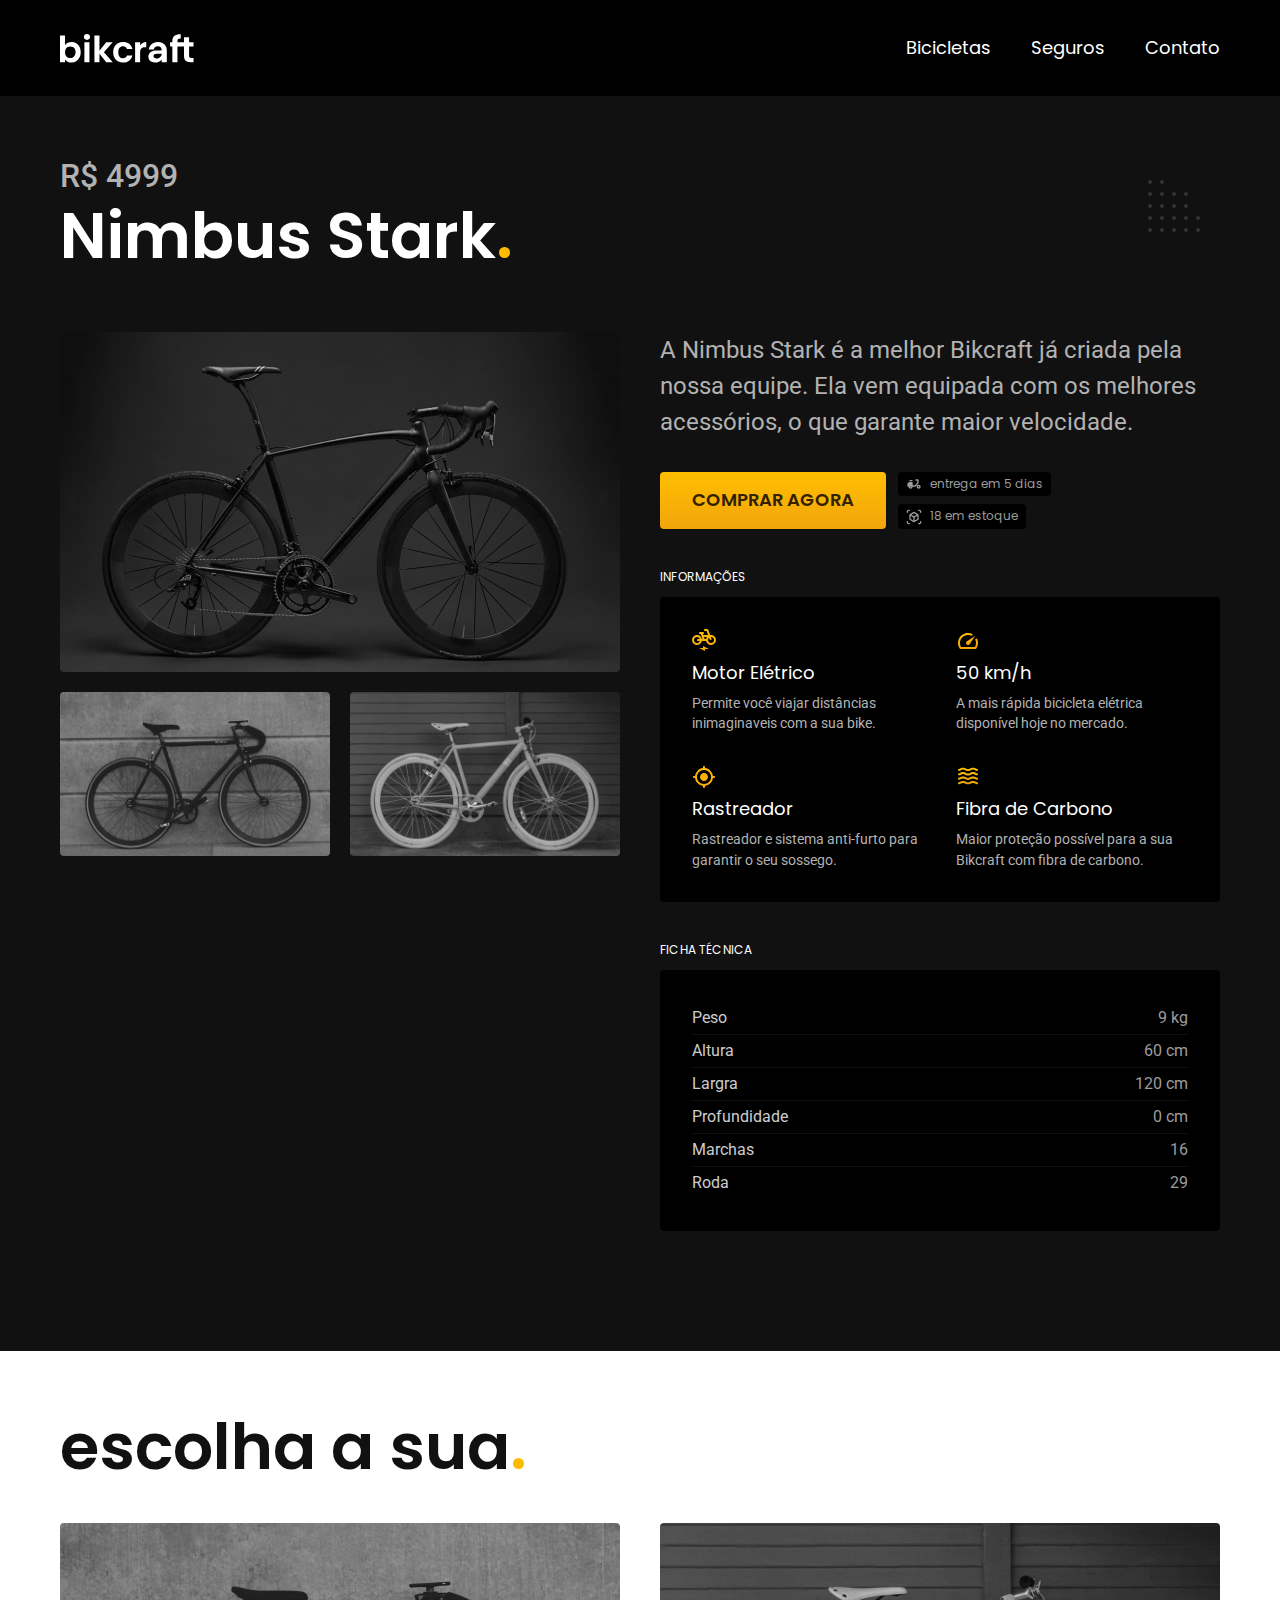
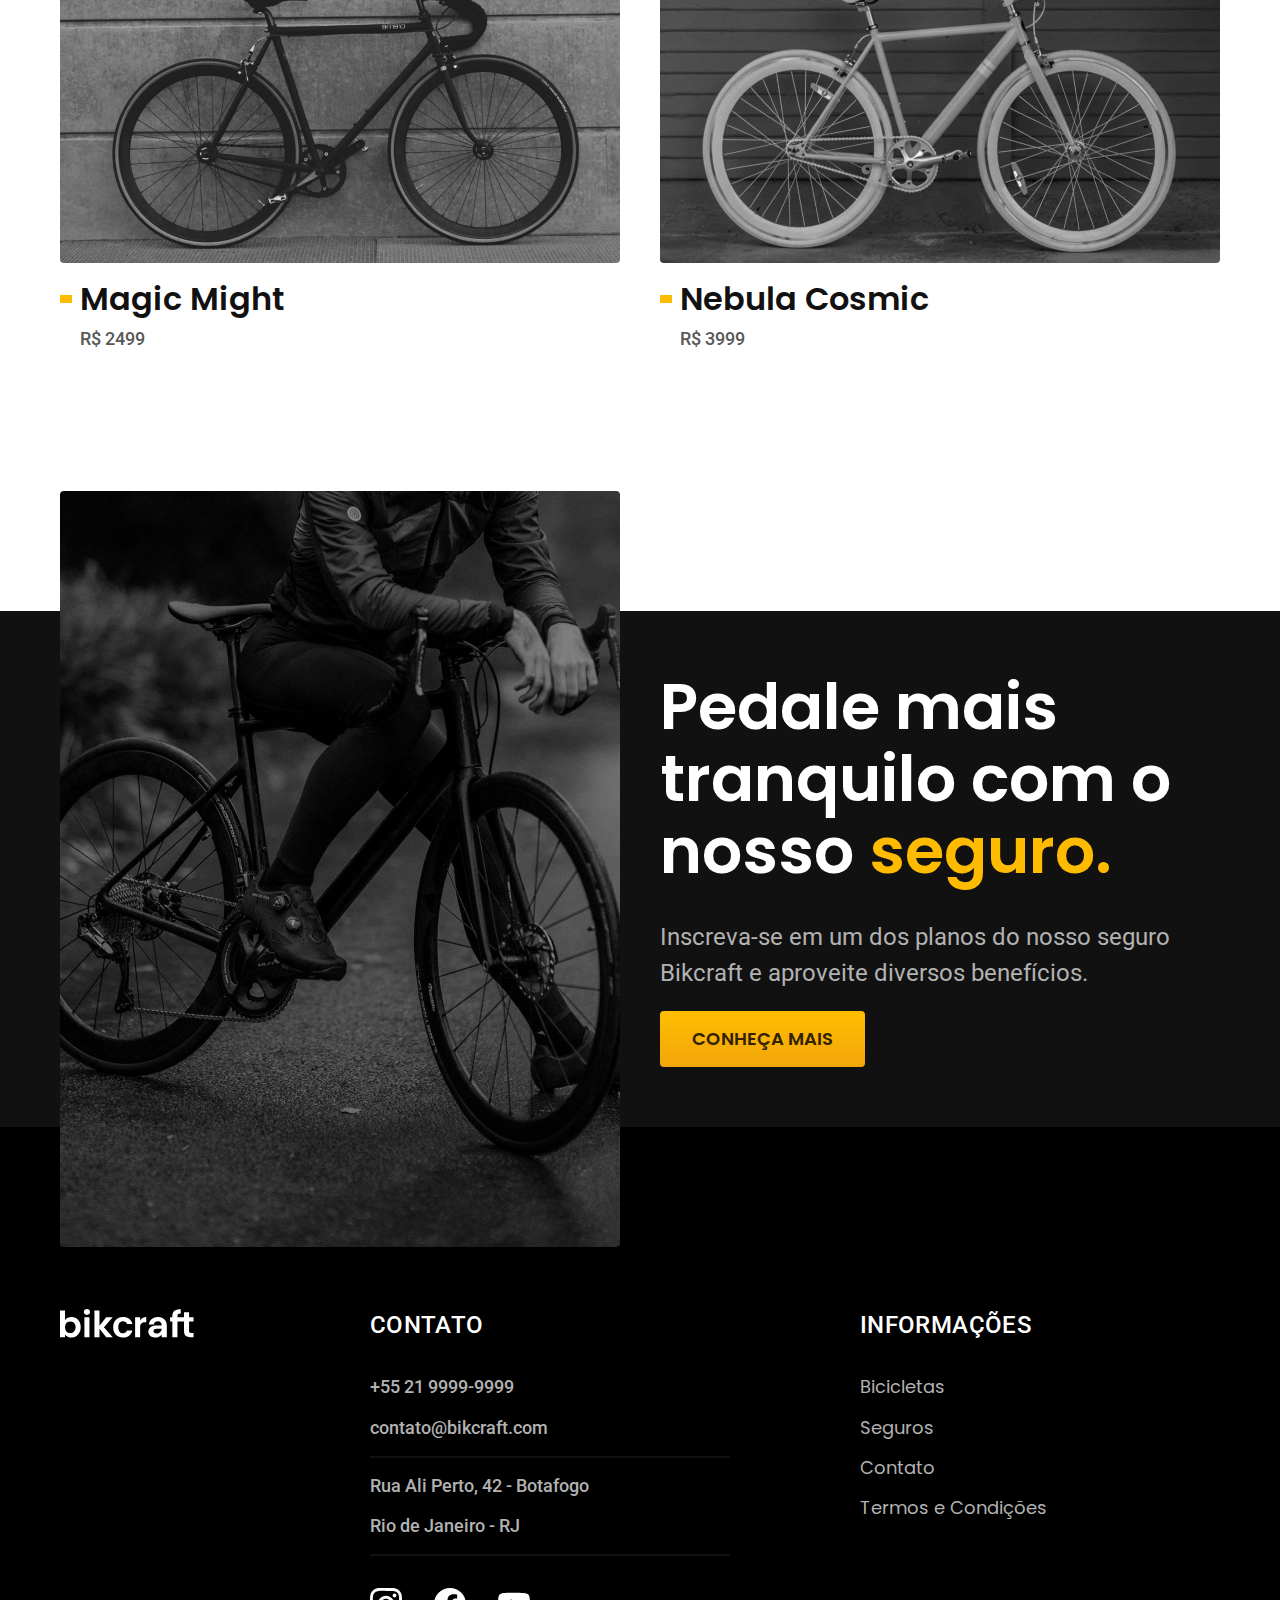
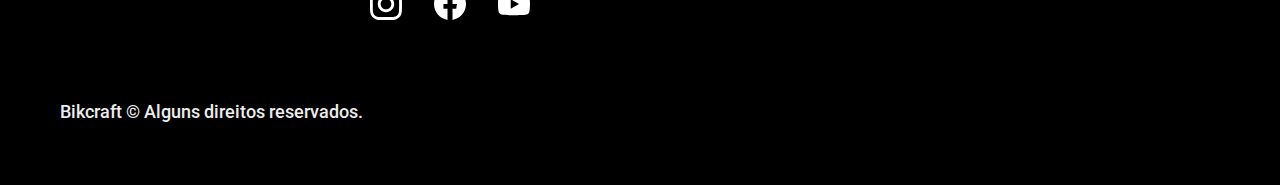
<file: bicicletas/nimbus.html>
<!DOCTYPE html>
<html lang="pt-br">

<head>
  <meta charset="UTF-8">
  <meta name="viewport" content="width=device-width, initial-scale=1.0">
  <title>Nimbus Stark | Bikcraft</title>
  <meta name="description" content="Bicicleta Nimbus Stark">

  <link rel="icon" href="../favicon.svg" type="image/svg+xml">
  <link rel="preload" href="../css/style.min.css" as="style">
  <link rel="stylesheet" href="../css/style.min.css">
  <link rel="preconnect" href="https://fonts.googleapis.com">
  <link rel="preconnect" href="https://fonts.gstatic.com" crossorigin>
  <link
    href="https://fonts.googleapis.com/css2?family=Merriweather:ital,wght@1,900&family=Poppins:wght@400;600&family=Roboto:wght@400;500&display=swap"
    rel="stylesheet">
    <script>
      document.documentElement.classList.add('js');
    </script>
</head>


<body id="bicicleta">
  <header class="header-bg">
    <div class="header container">
      <a href="../">
        <img src="../img/bikcraft.svg" alt="Bikcraft">
      </a>

      <nav aria-label="primaria">
        <ul class="header-menu font-1-m c-0">
          <li><a href="../bicicletas.html">Bicicletas</a></li>
          <li><a href="../seguros.html">Seguros</a></li>
          <li><a href="../contato.html">Contato</a></li>
        </ul>
      </nav>
    </div>
  </header>

  <main class="titulo-bg">
    <div>
      <div class="titulo container">
        <p class="font-2-xl c-5">R$ 4999</p>
        <h1 class="font-1-xxl c-0">Nimbus Stark<span class="p-1">.</span></h1>
      </div>
    </div>
    <div class="bicicleta container">
      <div class="bicicleta-imagens">
        <img src="../img/fotos/bicicletas/nimbus.jpg" alt="Bicicleta Bikcraft no modelo Nimbus Stark">
        <img src="../img/fotos/bicicletas/magic.jpg" alt="Bicicleta Bikcraft no modelo Magic Might">
        <img src="../img/fotos/bicicletas/nebula.jpg" alt="Bicicleta Bikcraft no modelo Nebula Cosmic">
      </div>
      <div class="bicicleta-conteudo">
        <p class="font-2-l c-5">A Nimbus Stark é a melhor Bikcraft já criada pela nossa equipe. Ela vem equipada com os
          melhores acessórios, o que garante maior velocidade.</p>
        <div class="bicicleta-comprar">
          <a href="../orcamento.html?tipo=bikcraft&produto=nimbus" class="botao">Comprar Agora</a>
          <span class="font-1-xs c-6">
            <img src="../img/icones/entrega.svg" alt=""> entrega em 5 dias
          </span>
          <span class="font-1-xs c-6">
            <img src="../img/icones/estoque.svg" alt=""> 18 em estoque
          </span>
        </div>
        <h2 class="font-1-xs c-0">Informações</h2>
        <ul class="bicicleta-informações">
          <li><img src="../img/icones/eletrico.svg" alt="">
            <h3 class="font-1-m c-0">Motor Elétrico</h3>
            <p class="font-2-xs c-5">Permite você viajar distâncias inimaginaveis com a sua bike.</p>
          </li>
          <li><img src="../img/icones/velocidade.svg" alt="">
            <h3 class="font-1-m c-0">50 km/h</h3>
            <p class="font-2-xs c-5">A mais rápida bicicleta elétrica disponível hoje no mercado.</p>
          </li>
          <li><img src="../img/icones/rastreador.svg" alt="">
            <h3 class="font-1-m c-0">Rastreador</h3>
            <p class="font-2-xs c-5">Rastreador e sistema anti-furto para garantir o seu sossego.</p>
          </li>
          <li><img src="../img/icones/carbono.svg" alt="">
            <h3 class="font-1-m c-0">Fibra de Carbono</h3>
            <p class="font-2-xs c-5">Maior proteção possível para a sua Bikcraft com fibra de carbono.</p>
          </li>
        </ul>
        <h2 class="font-1-xs c-0">Ficha Técnica</h2>
        <ul class="bicicleta-ficha font-2-s c-4">
          <li>Peso <span>9 kg</span></li>
          <li>Altura <span>60 cm</span></li>
          <li>Largra <span>120 cm</span></li>
          <li>Profundidade <span>0 cm</span></li>
          <li>Marchas <span>16</span></li>
          <li>Roda <span>29</span></li>
        </ul>
      </div>
    </div>
  </main>

  <article class="bicicletas-lista container">
    <h2 class="font-1-xxl">escolha a sua<span class="p-1">.</span></h2>
    <ul>
      <li>
        <a href="./magic.html"><img src="../img/fotos/bicicletas/magic.jpg"
            alt="Bicicleta Bikcraft no modelo Magic Might">
          <h3 class="font-1-xl">Magic Might</h3>
          <span class="font-2-m c-8">R$ 2499</span>
        </a>
      </li>
      <li>
        <a href="./nebula.html"><img src="../img/fotos/bicicletas/nebula.jpg"
            alt="Bicicleta Bikcraft no modelo Nebula Cosmic">
          <h3 class="font-1-xl">Nebula Cosmic</h3>
          <span class="font-2-m c-8">R$ 3999</span>
        </a>
      </li>
    </ul>
  </article>

  <article class="seguro-bg">
    <div class="seguro container">
      <div class="seguro-imagem">
        <img src="../img/fotos/seguros.jpg" alt="Pessoa parada em cima de uma bicicleta">
      </div>
      <div class="seguro-conteudo">
        <h2 class="font-1-xxl c-0">Pedale mais tranquilo com o nosso <span class="p-1">seguro.</span></h2>
        <p class="font-2-l c-5">Inscreva-se em um dos planos do nosso seguro Bikcraft e aproveite diversos benefícios.</p>
        <a class="botao" href="../seguros.html">Conheça Mais</a>
      </div>
    </div>
  </article>

  <footer class="footer-bg">
    <div class="footer container">
      <img src="../img/bikcraft.svg" alt="Bikcraft logo">
      <div class="footer-contato">
        <h3 class="font-2-l-b c-0">Contato</h3>
        <ul class="font-2-m c-5">
          <li><a href="tel:+552199999999">+55 21 9999-9999</a></li>
          <li><a href="mailto:contato@bikcraft.com">contato@bikcraft.com</a></li>
          <li>Rua Ali Perto, 42 - Botafogo</li>
          <li>Rio de Janeiro - RJ</li>
        </ul>
        <div class="footer-redes">
          <a href="../">
            <img src="../img/icones/redes-sociais/instagram.svg" alt="Instragram logo">
          </a>
          <a href="../">
            <img src="../img/icones/redes-sociais/facebook.svg" alt="Facebook logo">
          </a>
          <a href="../">
            <img src="../img/icones/redes-sociais/youtube.svg" alt="Youtube logo">
          </a>
        </div>
      </div>
      <div class="footer-informacoes">
        <h3 class="font-2-l-b c-0">Informações</h3>
        <nav>
          <ul class="font-1-m c-5">
            <li><a href="../bicicletas.html">Bicicletas</a></li>
            <li><a href="../seguros.html">Seguros</a></li>
            <li><a href="../contato.html">Contato</a></li>
            <li><a href="../termos.html">Termos e Condições</a></li>
          </ul>
        </nav>
      </div>
      <p class="footer-copy font-2-m c-2">Bikcraft © Alguns direitos reservados.</p>
    </div>
  </footer>
  <script src="../js/script.js"></script>
</body>
</file>
<file: css/style.min.css>
*{margin:0;padding:0;box-sizing:border-box}body{color:#111}a{text-decoration:none;color:inherit}ul{list-style:none}img{max-width:100%;height:auto;display:block}img[src$=".jpg"]{border-radius:4px}.font-1-xs{font:400 0.75rem/1.35 Poppins,sans-serif}.font-2-xs{font:400 0.875rem/1.43 Roboto,sans-serif}.font-1-s{font:400 1rem/1.5 Poppins,sans-serif}.font-2-s{font:400 1rem/1.5 Roboto,sans-serif}.font-1-m,.font-1-m-b{font:400 1.125rem/1.35 Poppins,sans-serif}.font-1-m-b{font-weight:600}.font-2-m{font:500 1.125rem/1.35 Roboto,sans-serif}.font-1-l{font:400 1.5rem/1.5 Poppins,sans-serif}.font-2-l,.font-2-l-b{font:400 1.5rem/1.5 Roboto,sans-serif}.font-2-l-b{font-weight:500;letter-spacing:.015em;text-transform:uppercase}.font-1-xl{font:600 2rem/1.25 Poppins,sans-serif}.font-2-xl{font:500 2rem/1.25 Roboto,sans-serif}.font-1-xxl{font:600 4rem/1.125 Poppins,sans-serif}.font-blockquote{font:900 2.25rem/1.125 Merriweather,sans-serif;font-style:italic}@media (width <=1200px){.font-1-xxl{font-size:3rem}.font-2-l,.font-2-l-b{font-size:1.125rem}}@media (width <=800px){.font-1-xxl{font-size:2rem}.font-1-xl,.font-2-xl{font-size:1.5rem}}:root{--c-0:#FFFFFF;--c-1:#f7f7f7;--c-2:#ededed;--c-3:#dedede;--c-4:#cccccc;--c-5:#b2b2b2;--c-6:#9c9c9c;--c-7:#717171;--c-8:#595959;--c-9:#404040;--c-10:#2e2e2e;--c-11:#111111;--c-12:#000000;--p-1:#ffbb00;--p-2:#e4a30b;--p-3:#a66f00;--p-4:#664400;--p-5:#332200}.c-0{color:var(--c-0)}.c-1{color:var(--c-1)}.c-2{color:var(--c-2)}.c-3{color:var(--c-3)}.c-4{color:var(--c-4)}.c-5{color:var(--c-5)}.c-6{color:var(--c-6)}.c-7{color:var(--c-7)}.c-8{color:var(--c-8)}.c-9{color:var(--c-9)}.c-10{color:var(--c-10)}.c-11{color:var(--c-11)}.c-12{color:var(--c-12)}.p-1{color:var(--p-1)}.p-2{color:var(--p-2)}.p-3{color:var(--p-3)}.p-4{color:var(--p-4)}.p-5{color:var(--p-5)}.js .fadeInDown{transform:translate3d(0,-20px,0)}.js .fadeInUp{transform:translate3d(0,20px,0)}.js .fadeInRight{transform:translate3d(20px,0,0)}.js .fadeInLeft{transform:translate3d(-20px,0,0)}.js [data-anime]{opacity:0}.js .anime{opacity:1;transform:none;transition:transform .8s,opacity .8s}.header-bg{background:var(--c-12)}.header{display:flex;flex-wrap:wrap;gap:20px;justify-content:space-between;align-items:center;padding-top:20px;padding-bottom:20px}.header-menu{display:flex;flex-wrap:wrap;gap:40px}.header-menu a{display:inline-block;padding:16px 0;position:relative}.header-menu a:after{content:"";display:block;height:2px;width:0;background:var(--c-0);margin-top:4px;transition:.3s;position:absolute}.header-menu a.ativo::after,.header-menu a:hover::after{width:100%}@media (width <=800px){.header-menu{gap:20px}.header-menu a{background-color:var(--c-11);padding:12px 16px;border-radius:4px}.header-menu a:hover{background-color:var(--c-10)}.header a:after{display:none}}@media (width <=600px){.header-menu{gap:12px}.header-menu a{background:var(--c-11);padding:8px 12px;font-size:14px}}.footer-bg{background-color:var(--c-12)}.footer{display:grid;grid-template-columns:1.5fr 2.5fr 2fr;gap:40px;padding-top:60px;padding-bottom:60px}.footer h3{margin-bottom:32px}.footer-contato ul{margin-bottom:32px}.footer-contato li:nth-child(2n):after{content:"";display:block;max-width:360px;height:2px;background:var(--c-11);margin-top:16px}.footer li{margin-bottom:16px}.footer-redes{display:flex;gap:32px}.footer a:hover{color:var(--c-0)}.footer-copy{grid-column:1/-1;margin-top:40px}@media (width <= 800px){.footer>img{display:none}.footer{grid-template-columns:1fr 1fr}}@media (width <= 600px){.footer{grid-template-columns:1fr;gap:60px}.footer-copy{margin-top:0}}.container{max-width:1200px;padding-left:20px;padding-right:20px;margin-left:auto;margin-right:auto}.botao{display:inline-block;padding:16px 32px;background:linear-gradient(#ffbf00,#f2a50c);border-radius:4px;box-shadow:0 1px 2px rgba(0,0,0,.1);text-transform:uppercase;color:var(--p-5);font:600 1.125rem/1.35 Poppins,sans-serif;max-width:max-content;border:none;cursor:pointer}.botao:hover{background:linear-gradient(#ffb60d,#e59317)}.botao.secundario{background:var(--c-10);color:var(--c-2)}.botao.seta{display:flex;align-items:center}.botao.secundario:hover{background:var(--c-9)}.botao.seta::after{content:"";display:inline-block;width:18px;height:10px;margin-left:12px;background:url("../img/icones/arrow-horizontal.svg");transition:transform .2s}.botao.seta:hover::after{transform:translateX(4px)}@media (width <= 600px){.botao a{padding:12px 16px;font-size:1rem}}.link{display:inline-block;color:var(--p-1);font:500 1.5rem/1.5 Poppins,sans-serif;text-transform:uppercase}.link::after{content:"";display:block;width:100%;height:4px;background-color:currentColor}.link:hover{color:var(--c-0)}.titulo-bg{background-color:var(--c-11);padding-top:60px;padding-bottom:60px}.titulo{background:url("../img/icones/dec/top-right.svg") no-repeat bottom 40px right 40px}.titulo p{margin-bottom:4px}@media (width <= 800px){.titulo-bg{padding-top:40px;padding-bottom:40px}.titulo p{font-size:1rem;text-transform:lowercase;font-weight:400}}.form{display:grid;grid-template-columns:1fr 1fr;gap:20px}.form label{display:block;font:600 1rem/1.5 Poppins,sans-serif;margin-bottom:4px}.form .col-2{grid-column:span 2}.form input[type=email],.form input[type=text],.form textarea{font:400 1rem/1.5rem Roboto,sans-serif;background:var(--c-1);border:1px solid var(--c-2);padding:12px;border-radius:4px;width:100%}.form input[type=email]:focus,.form textarea:focus,.form.form input[type=text]:focus{outline:0;border-color:var(--p-1);background:var(--c-0);box-shadow:0 0 0 2px #fea}@media (width <= 600px){.form{grid-template-columns:1fr}.form .col-2{grid-column:1}}.introducao-bg{background:var(--c-12) url("../img/icones/dec/bottom-left.svg") no-repeat bottom 160px left 20px;box-shadow:inset 0 -120px var(--c-0)}.introducao{display:grid;grid-template-columns:1fr 1fr;gap:0 40px}.introducao-conteudo{align-self:end;padding-bottom:200px}.introducao img{width:100%;height:100%;object-fit:cover}.introducao h1{margin-bottom:32px}.introducao h1 span{color:var(--p-1)}.introducao p{margin-bottom:20px}@media (width <=800px){.introducao-bg{background:#111;padding-top:40px;box-shadow:inset 0 -60px var(--c-0)}.introducao{grid-template-columns:1fr;gap:32px}.introducao-conteudo{padding-bottom:0}.introducao h1{margin-bottom:16px}.introducao img{height:300px;width:100%}}.tecnologia-bg{background-color:var(--c-11);box-shadow:inset 0 80px var(--c-0),inset 0 -80px var(--c-0)}.tecnologia{display:grid;grid-template-columns:1fr 1fr;gap:40px}.tecnologia-imagem img{width:100%;height:100%;object-fit:cover;object-position:left}.tecnologia-conteudo{padding-top:160px;padding-bottom:160px}.tecnologia-conteudo>span{display:block;margin-bottom:20px}.tecnologia-conteudo h2{display:block;margin-bottom:32px}.tecnologia-conteudo>p{margin-bottom:20px}.tecnologia a{margin-bottom:80px}.tecnologia-vantagens{display:flex;gap:40px}.tecnologia-vantagens h3{margin-bottom:8px;width:max-content}.tecnologia-vantagens img{width:24px;margin-bottom:8px}@media (width <= 800px){.tecnologia-bg{box-shadow:initial}.tecnologia{grid-template-columns:1fr}.tecnologia-conteudo{padding-top:60px;padding-bottom:60px}.tecnologia-imagem{display:none}.tecnologia a{margin-bottom:60px}}@media (width <= 600px){.tecnologia-vantagens{flex-direction:column}}.parceiros{padding-top:60px;padding-bottom:120px}.parceiros h2{margin-bottom:60px}.parceiros ul{padding:0 20px;max-width:1400px;display:grid;grid-template-columns:repeat(4,1fr);margin:0 auto}.parceiros li{display:flex;padding:32px;border-left:2px solid var(--c-2)}.parceiros img{margin:auto}.parceiros li:first-child,.parceiros li:nth-child(5){border-left:none}.parceiros li:nth-child(n+5){border-top:2px solid var(--c-2)}@media (width <=800px){.parceiros{padding-bottom:60px}.parceiros li{padding:20px}.parceiros h2{padding-bottom:20px}.parceiros ul{grid-template-columns:repeat(2,1fr)}.parceiros li:nth-child(n+3){border-top:2px solid var(--c-2)}.parceiros li:nth-child(odd){border-left:none}}.depoimento{display:grid;grid-template-columns:1fr 1fr;background-color:var(--p-1);overflow:hidden}.depoimento img{width:100%;height:100%;object-fit:cover;border-radius:0}.depoimento-conteudo{padding:40px 40px 80px 80px;align-self:end;background:url("../img/icones/dec/bottom-right-p.svg") no-repeat bottom 40px right 40px}.depoimento-conteudo p{max-width:32ch;margin-bottom:32px;position:relative}.depoimento p::after,.depoimento p::before{font-size:5rem;color:var(--p-2);position:absolute}.depoimento p::before{content:'“';left:-50px;top:-20px}.depoimento p::after{content:'”'}@media (width >= 1200px){.depoimento img{max-height:520px}}@media (width <= 800px){.depoimento{grid-template-columns:1fr;text-align:center}.depoimento img{max-height:200px}.depoimento-conteudo{padding:40px 20px;justify-self:center}}.bicicletas-lista{padding-top:60px;padding-bottom:120px}.bicicletas-lista h2{margin-bottom:40px}.bicicletas-lista ul{display:flex;gap:40px;padding:0 20px 20px 20px;max-width:1400px;margin-left:auto;margin-right:auto;overflow-x:auto}#bicicleta .bicicletas-lista ul{padding:0 0 20px 0}.bicicletas-lista li{flex:1;min-width:280px}.bicicletas-lista a{display:block}.bicicletas-lista img{margin-bottom:16px}.bicicletas-lista h3{margin-bottom:8px;display:flex;align-items:center}.bicicletas-lista h3::before{content:"";display:inline-block;height:8px;width:12px;background-color:var(--p-1);margin-right:8px}.bicicletas-lista a:hover h3::before{background-color:var(--);width:24px;transition:width .2s}.bicicletas-lista li span{padding-left:20px}@media (width <= 800px){.bicicletas-lista{padding-bottom:60px}.bicicletas-lista ul{gap:20px}}.bicicletas-bg{background:linear-gradient(to right,#fff 30%,#111 30%)}.bicicletas{display:grid;grid-template-columns:1fr 1fr;gap:40px;padding-top:60px;padding-bottom:60px;background:url("../img/icones/dec/top-right.svg") no-repeat top right 20px}.bicicletas-imagem{display:grid}.bicicletas-imagem img{grid-area:1/1}.bicicletas-imagem span{grid-area:1/1;place-self:start end;margin-top:20px;background:var(--c-12);display:inline-block;padding:8px 16px 8px 8px;border-radius:4px 0 0 4px}.bicicletas-conteudo{display:grid;grid-template-columns:1fr auto;align-content:start}.bicicletas-conteudo h2,.bicicletas-conteudo p{grid-column:1/-1}.bicicletas h2{margin-bottom:20px}.bicicletas h2::before{content:"";display:block;width:12px;height:8px;background-color:var(--p-1);margin-bottom:8px}.bicicletas p{margin-bottom:32px}.bicicletas a{place-self:end}.bicicletas li{display:flex;align-items:center}.bicicletas ul{display:grid;gap:16px}.bicicletas-conteudo img{width:24px;margin-right:8px}@media (width <= 800px){.bicicletas-bg{background:var(--c-11)}.bicicletas{grid-template-columns:1fr;gap:20px;padding-top:40px;padding-bottom:40px}}@media (width <= 600px){.bicicletas-conteudo{grid-template-columns:1fr}.bicicletas ul{font-size:1rem;grid-template-columns:1fr 1fr;margin-bottom:32px}.bicicletas a{place-self:start}.bicicletas a{place-self:start}}.bicicleta{display:grid;grid-template-columns:1fr 1fr;align-items:start;gap:40px;padding-top:60px;padding-bottom:60px}#bicicleta .titulo p{text-transform:uppercase}.bicicleta-imagens{display:flex;flex-wrap:wrap;gap:20px}.bicicleta-imagens img{flex:1;min-width:200px}.bicicleta-imagens img:first-child{min-width:100%}.bicicleta-conteudo>p{margin-bottom:32px}.bicicleta-comprar{display:grid;grid-template-columns:max-content auto;align-items:center;justify-items:start;gap:8px 12px;margin-bottom:40px}.bicicleta-comprar a{grid-row:span 2}.bicicleta-comprar span{display:flex;align-items:center;background-color:var(--c-12);gap:8px;padding:4px 8px;border-radius:4px}.bicicleta-conteudo h2{text-transform:uppercase;letter-spacing:.015em;margin-bottom:12px}.bicicleta-ficha,.bicicleta-informações{padding:32px;background-color:var(--c-12);border-radius:4px}.bicicleta-informações{margin-bottom:40px;display:grid;grid-template-columns:1fr 1fr;gap:32px}.bicicleta-informações img{width:24px;margin-bottom:8px}.bicicleta-informações h3{margin-bottom:8px}.bicicleta-ficha li{padding:4px 0;display:flex;justify-content:space-between;border-bottom:1px solid var(--c-11)}.bicicleta-ficha li:last-child{border-bottom:none}.bicicleta-ficha span{color:var(--c-6)}@media (width <= 800px){.bicicleta{grid-template-columns:1fr;padding-top:40px;padding-bottom:40px}.bicicleta-imagens{grid-row:2}}@media (width <= 400px){.bicicleta-informações{grid-template-columns:1fr}.bicicleta-comprar{grid-template-columns:1fr}}.seguro-bg{background-color:var(--c-11);box-shadow:inset 0 120px var(--c-0),inset 0 -120px var(--c-12)}.seguro{display:grid;grid-template-columns:1fr 1fr;gap:40px}.seguro-imagem img{width:100%;height:100%;object-fit:cover}.seguro-conteudo{padding-top:180px;padding-bottom:180px}.seguro h2{margin-bottom:32px}.seguro p{margin-bottom:20px}@media (width <= 800px){.seguro-bg{box-shadow:inset 0 -60px var(--c-12)}.seguro{grid-template-columns:1fr}.seguro-conteudo{grid-row:1;padding-top:40px;padding-bottom:0}}.seguros-bg{background-color:var(--c-11)}.seguros{padding-top:60px;padding-bottom:60px;display:grid;grid-template-columns:1fr 1fr;gap:40px;align-items:center}#seguros .seguros{padding-top:0}.seguros h2{grid-column:1/-1}.seguros-item{background-color:var(--c-12);padding:32px 32px 32px 60px;display:grid;grid-template-columns:1fr auto;border-radius:4px}.seguros-item h3{margin-bottom:40px}.seguros-item span{grid-column:2;display:block;text-align:right}.seguros-item ul{grid-column:1/-1;margin-bottom:32px}.seguros-item li{display:flex;align-items:center;position:relative}.seguros-item li+li{margin-top:20px}.seguros-item li::before{content:"";display:block;width:13px;height:9px;background-image:url("../img/icones/check.svg");position:absolute;left:-21px}.seguros-item a{grid-column:1/-1;margin-bottom:32px}@media (width <= 800px){.seguros{grid-template-columns:1fr}}.vantagens-bg{background-color:var(--c-12)}.vantagens{padding-top:120px;padding-bottom:120px}.vantagens h2{margin-bottom:60px}.vantagens ul{display:grid;grid-template-columns:repeat(auto-fit,minmax(280px,max-content));gap:40px 80px}.vantagens h3,.vantagens img{margin-bottom:8px}@media (width <= 800px){.vantagens{padding-top:60px;padding-bottom:60px}.vantagens h2{margin-bottom:40px}.vangens ul{gap:20px}}.perguntas{padding-top:120px;padding-bottom:120px}.perguntas h2{margin-bottom:60px}.perguntas dl>div{padding:20px;border-radius:4px}.perguntas dl>div:nth-child(odd){background-color:var(--c-1)}.perguntas button{display:grid;grid-template-columns:auto 1fr auto;align-items:center;gap:8px;cursor:pointer;border:none;background:0 0;width:100%;text-align:left}.perguntas button::before{content:"";display:inline-block;width:12px;height:8px;background-color:var(--p-1)}.perguntas button::after{content:"";display:inline-block;width:14px;height:6px;background:url('../img/icones/arrow-vertical.svg');transition:.3s}.perguntas button:hover::after,.perguntas button[aria-expanded=true]::after{transform:rotate(180deg)}.js .perguntas dd{display:none}.js .perguntas dd.ativa{display:block}.perguntas dd{padding-left:20px;padding-top:16px;max-width:80ch}@media (width <= 800px){.perguntas{padding-top:60px;padding-bottom:60px}}#contato{background:linear-gradient(var(--c-11) 600px,var(--c-1) 0)}.contato{display:grid;grid-template-columns:5fr 7fr}.contato-dados,.contato-formulario{padding:60px;box-shadow:0 1px 2px rgba(0,0,0,.1)}.contato-dados{border-radius:4px 0 0 4px;background:var(--c-12) url("../img/icones/dec/bottom-left.svg") no-repeat bottom 20px left 20px}.contato-formulario{border-radius:0 4px 4px 0;background:var(--c-0) url("../img/icones/dec/bottom-right.svg") no-repeat bottom 20px right 20px}.contato-dados h2{margin-bottom:60px}.contato-endereco{margin-bottom:32px;padding-left:28px;background:url(../img/icones/local.svg) no-repeat 0 2px}.contato-endereco p{margin-bottom:8px}.contato-meios a{display:block;max-width:max-content;margin-bottom:8px;padding-left:28px}.contato-meios a:hover{color:var(--c-0)}.contato-meios a:first-child{background:url("../img/icones/email.svg") no-repeat 0 2px}.contato-meios a:nth-child(2){margin-bottom:32px}.contato-meios a:nth-child(3){background:url("../img/icones/phone.svg") no-repeat 0 2px;margin-bottom:60px}.contato-redes{display:flex;gap:32px;padding-left:28px}@media (width <= 800px){.contato{grid-template-columns:1fr}.contato-dados,.contato-formulario{padding:20px}.contato-dados{border-radius:4px 4px 0 0;background:var(--c-12)}.contato-formulario{border-radius:0 0 4px 4px}.contato-dados h2,.contato-meios a:nth-child(3){margin-bottom:32px}.contato-redes{margin-bottom:12px}}.lojas{display:grid;grid-template-columns:1fr 1fr;gap:0 40px;padding-top:120px;padding-bottom:120px}.lojas h2{grid-column:1/-1;margin-bottom:60px}.lojas img{border-radius:4px 4px 0 0}.lojas-item{border-radius:4px;background:var(--c-0);box-shadow:0 1px 2px rgba(0,0,0,.1)}.lojas-conteudo{display:grid;grid-template-columns:1fr 1fr;gap:32px 16px;padding:32px}.lojas-conteudo h3,.lojas-tempo{grid-column:1/-1}.lojas-dados{display:grid;gap:8px;border-left:2px solid var(--c-2);padding-left:12px}.lojas-tempo{display:flex;align-items:center;gap:8px}@media (width <= 800px){.lojas{gap:20px;padding-top:60px;padding-bottom:60px}.lojas h2{margin-bottom:32px}.lojas-conteudo{grid-template-columns:1fr}}@media (width <= 800px){.lojas{grid-template-columns:1fr}}#orcamento{background:linear-gradient(var(--c-11) 600px,var(--c-1) 0)}.orcamento{display:grid;grid-template-columns:5fr 7fr;padding-bottom:120px}.orcamento h2{text-transform:uppercase;position:relative;display:flex;align-items:center}.orcamento h2::before{content:"";display:inline-block;width:4px;height:8px;background-color:var(--p-1);position:absolute;left:-12px}.orcamento-dados,.orcamento-produto{padding:60px;box-shadow:0 1px 2px rgba(0,0,0,.1)}.orcamento-produto{border-radius:5px 0 0 5px;background:var(--c-12) url("../img/icones/dec/bottom-left.svg") no-repeat bottom 20px left 20px;display:grid;grid-template-columns:1fr 1fr;gap:20px;align-content:start}.orcamento-produto>*{grid-column:1/-1}.orcamento-produto>label{grid-column:initial}.orcamento-produto label{font:400 1rem/1.5 Poppins,sans-serif;color:var(--c-4);background-color:var(--c-10);padding:12px 16px;border-radius:4px;cursor:pointer;display:grid;grid-template-columns:auto 1fr auto;align-items:center;border:1px solid var(--c-10)}.orcamento-produto input:checked+label{background:var(--c-0);color:var(--c-11)}.orcamento-produto label::before{content:"";display:inline-block;box-sizing:border-box;width:12px;height:12px;border:1px solid var(--c-6);border-radius:50%;margin-right:8px}.orcamento-produto input:checked+label::before{border-color:var(--c-7);box-shadow:inset 0 0 0 3px var(--c-0),inset 0 0 0 6px var(--c-7)}.orcamento-produto label:hover{background-color:var(--c-9);border-color:var(--c-9)}.orcamento-produto input:focus+label{box-shadow:0 0 0 2px var(--p-1);border-color:var(--c-12)}.orcamento-produto label span{display:none}.orcamento-produto input:checked+label span{display:inline-block}.orcamento-produto input{opacity:0;position:absolute;pointer-events:none}.orcamento-dados{border-radius:0 5px 5px 0;background:var(--c-0) url("../img/icones/dec/bottom-right.svg") no-repeat bottom 20px right 20px}.orcamento-conteudo{display:none}.orcamento-conteudo h2,.orcamento-dados h2:nth-of-type(n+2){margin-top:20px}#bikcraft:checked~#orcamento-bikcraft,#seguro:checked~#orcamento-seguro{display:grid;gap:20px}.orcamento-detalhes{display:none;background:var(--c-0);padding:20px;grid-template-columns:1fr 1fr;border-radius:4px;align-items:center}.orcamento-detalhes li{display:flex;align-items:center;margin-bottom:8px}.orcamento-detalhes li img{width:16px;margin-right:8px}.orcamento-produto input:checked+label+.orcamento-detalhes{display:grid}@media (width <= 1200px){.orcamento-dados,.orcamento-produto{padding:32px}}@media (width <= 800px){.orcamento{grid-template-columns:1fr}.orcamento-produto{border-radius:5px 5px 0 0;background:var(--c-12)}.orcamento-dados{border-radius:0 0 5px 5px}}@media (width <= 400px){.orcamento-produto{grid-template-columns:1fr}}.termos{padding-top:80px;padding-bottom:80px}.termos h2{font-weight:600;margin-bottom:20px}.termos p+h2{margin-top:40px}.termos p{max-width:75ch;margin-bottom:24px}
</file>
